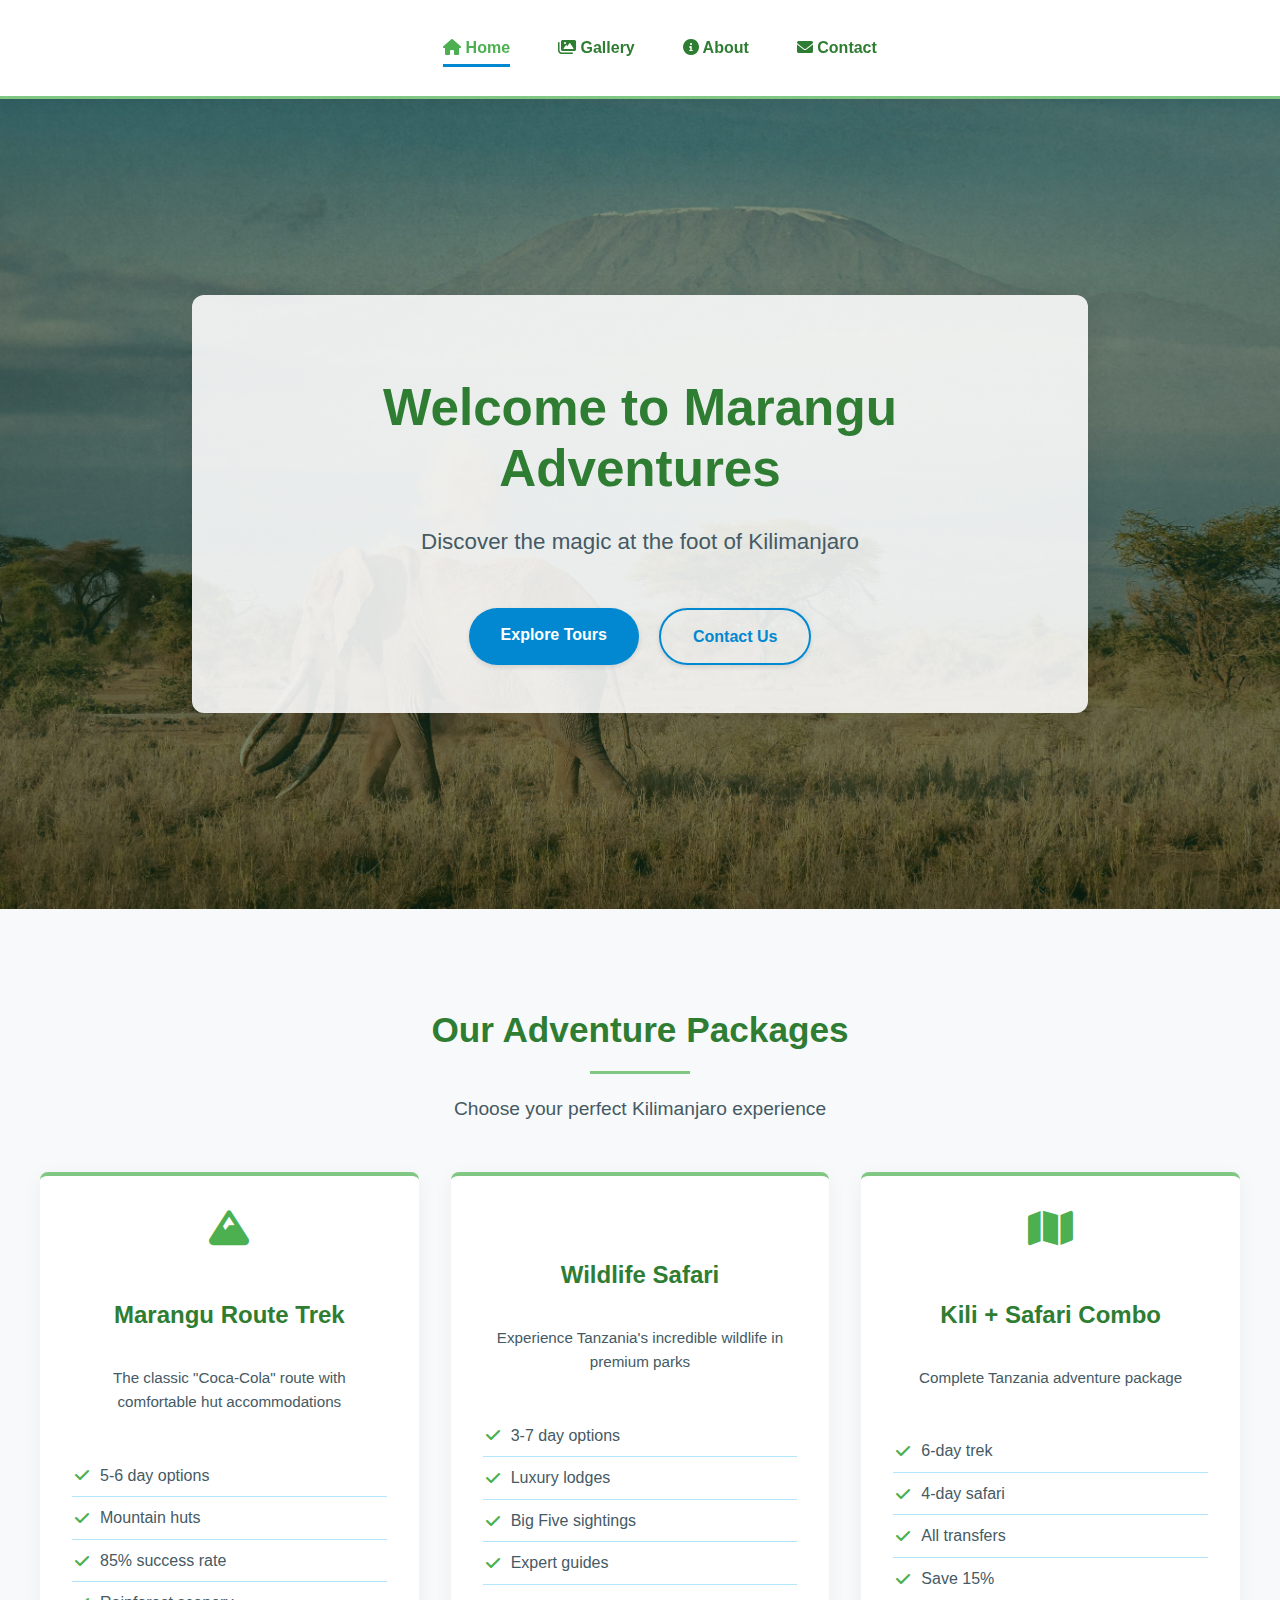
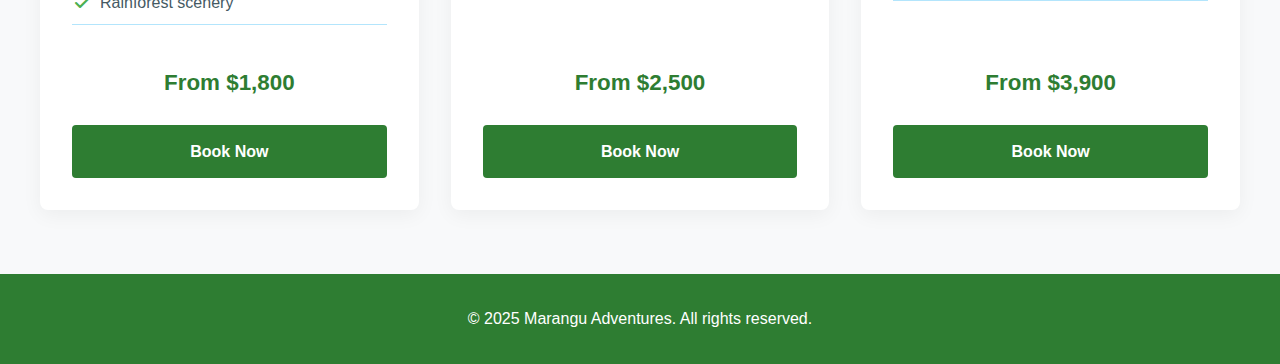
<file: Index.html>
<!DOCTYPE html>
<html lang="en">
<head>
    <meta charset="UTF-8">
    <meta name="viewport" content="width=device-width, initial-scale=1.0">
    <title>The Adventure of Marangu</title>
    <link rel="stylesheet" href="style.css">
    <link rel="stylesheet" href="https://cdnjs.cloudflare.com/ajax/libs/font-awesome/6.0.0-beta3/css/all.min.css">
    <link rel="icon" type="image/png" href="/img/favicon-96x96.png" sizes="96x96" />
</head>
<body>
    <header class="navbar">
        <nav>
            <ul class="nav-menu">
                <li class="nav-item"><a href="index.html" class="nav-link active"><i class="fas fa-home"></i> Home</a></li>
                <li class="nav-item"><a href="gallery.html" class="nav-link"><i class="fas fa-images"></i> Gallery</a></li>
                <li class="nav-item"><a href="about.html" class="nav-link"><i class="fas fa-info-circle"></i> About</a></li>
                <li class="nav-item"><a href="contact.html" class="nav-link"><i class="fas fa-envelope"></i> Contact</a></li>   
            </ul>    
        </nav> 
    </header>
    
    <main class="showcase">
        <div class="container">
            <h1>Welcome to Marangu Adventures</h1>
            <p class="tagline">Discover the magic at the foot of Kilimanjaro</p>
            <div class="cta-buttons">
                <a href="about.html" class="cta-button">Explore Tours</a>
                <a href="contact.html" class="cta-button secondary">Contact Us</a>
            </div>
        </div>
    </main>

    <section class="services">
        <div class="services-container">
            <h2 class="services-heading">Our Adventure Packages</h2>
            <p class="services-subtitle">Choose your perfect Kilimanjaro experience</p>
            
            <div class="services-grid">
                <article class="service-card">
                    <i class="fas fa-mountain service-icon"></i>
                    <h3>Marangu Route Trek</h3>
                    <p>The classic "Coca-Cola" route with comfortable hut accommodations</p>
                    <ul class="service-features">
                        <li><i class="fas fa-check"></i> 5-6 day options</li>
                        <li><i class="fas fa-check"></i> Mountain huts</li>
                        <li><i class="fas fa-check"></i> 85% success rate</li>
                        <li><i class="fas fa-check"></i> Rainforest scenery</li>
                    </ul>
                    <div class="service-price">From $1,800</div>
                    <a href="contact.html" class="service-btn">Book Now</a>
                </article>
                
                <article class="service-card">
                    <i class="fas fa-lion service-icon"></i>
                    <h3>Wildlife Safari</h3>
                    <p>Experience Tanzania's incredible wildlife in premium parks</p>
                    <ul class="service-features">
                        <li><i class="fas fa-check"></i> 3-7 day options</li>
                        <li><i class="fas fa-check"></i> Luxury lodges</li>
                        <li><i class="fas fa-check"></i> Big Five sightings</li>
                        <li><i class="fas fa-check"></i> Expert guides</li>
                    </ul>
                    <div class="service-price">From $2,500</div>
                    <a href="contact.html" class="service-btn">Book Now</a>
                </article>
                
                <article class="service-card">
                    <i class="fas fa-map service-icon"></i>
                    <h3>Kili + Safari Combo</h3>
                    <p>Complete Tanzania adventure package</p>
                    <ul class="service-features">
                        <li><i class="fas fa-check"></i> 6-day trek</li>
                        <li><i class="fas fa-check"></i> 4-day safari</li>
                        <li><i class="fas fa-check"></i> All transfers</li>
                        <li><i class="fas fa-check"></i> Save 15%</li>
                    </ul>
                    <div class="service-price">From $3,900</div>
                    <a href="contact.html" class="service-btn">Book Now</a>
                </article>
            </div>
        </div>
    </section>
   
    
    <footer class="footer">
        <p>&copy; 2025 Marangu Adventures. All rights reserved.</p>
    </footer>
</body>
</html>
</file>
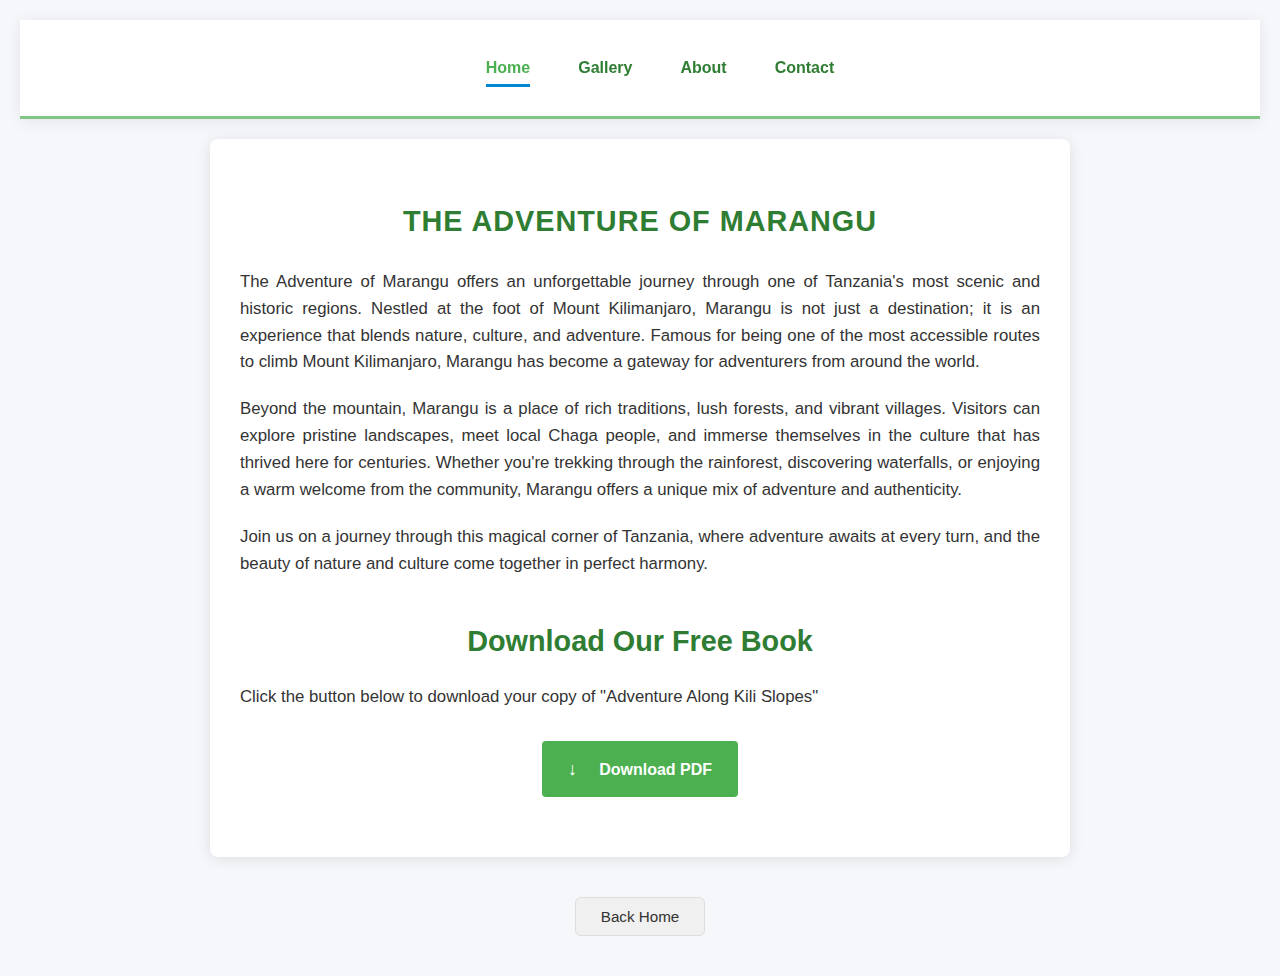
<file: About.html>
<!DOCTYPE html>
<html>
    <head>
        <title>About Us</title>
        <link rel="stylesheet" href="about.css">
        <link rel="icon" type="image/png" href="/img/favicon-96x96.png" sizes="96x96" />
    </head>
    <body>
        <header class="navbar">
            <nav>
                <ul class="nav-menu">
                    <li class="nav-item"><a href="index.html" class="nav-link active"><i class="fas fa-home"></i> Home</a></li>
                    <li class="nav-item"><a href="gallery.html" class="nav-link"><i class="fas fa-images"></i> Gallery</a></li>
                    <li class="nav-item"><a href="about.html" class="nav-link"><i class="fas fa-info-circle"></i> About</a></li>
                    <li class="nav-item"><a href="contact.html" class="nav-link"><i class="fas fa-envelope"></i> Contact</a></li>   
                </ul>    
            </nav> 
        </header>
      <article>
        <h3>THE ADVENTURE OF MARANGU</h3>
           <p>The Adventure of Marangu offers an unforgettable journey through one of Tanzania's most scenic and historic regions. Nestled at the foot of Mount Kilimanjaro, Marangu is not just a destination; it is an experience that blends nature, culture, and adventure. Famous for being one of the most accessible routes to climb Mount Kilimanjaro, Marangu has become a gateway for adventurers from around the world.</p>

           <p>Beyond the mountain, Marangu is a place of rich traditions, lush forests, and vibrant villages. Visitors can explore pristine landscapes, meet local Chaga people, and immerse themselves in the culture that has thrived here for centuries. Whether you're trekking through the rainforest, discovering waterfalls, or enjoying a warm welcome from the community, Marangu offers a unique mix of adventure and authenticity.</p>
           
           <p>Join us on a journey through this magical corner of Tanzania, where adventure awaits at every turn, and the beauty of nature and culture come together in perfect harmony.</p>
           
           <h1>Download Our Free Book</h1>
           <p>Click the button below to download your copy of "Adventure Along Kili Slopes"</p>
           
           <div class="download-container">
               <a href="adventure  along kili slopes.pdf" download="Adventure Along Kili Slopes.pdf" class="download-btn">
                   <span class="download-icon"></span> Download PDF
               </a>
           </div>
        </article>
        
        <div class="home-button-container">
           <button class="home-button">
               <a href="Index.html">Back Home</a>
           </button>
        </div>
    </body>
</html>
</file>
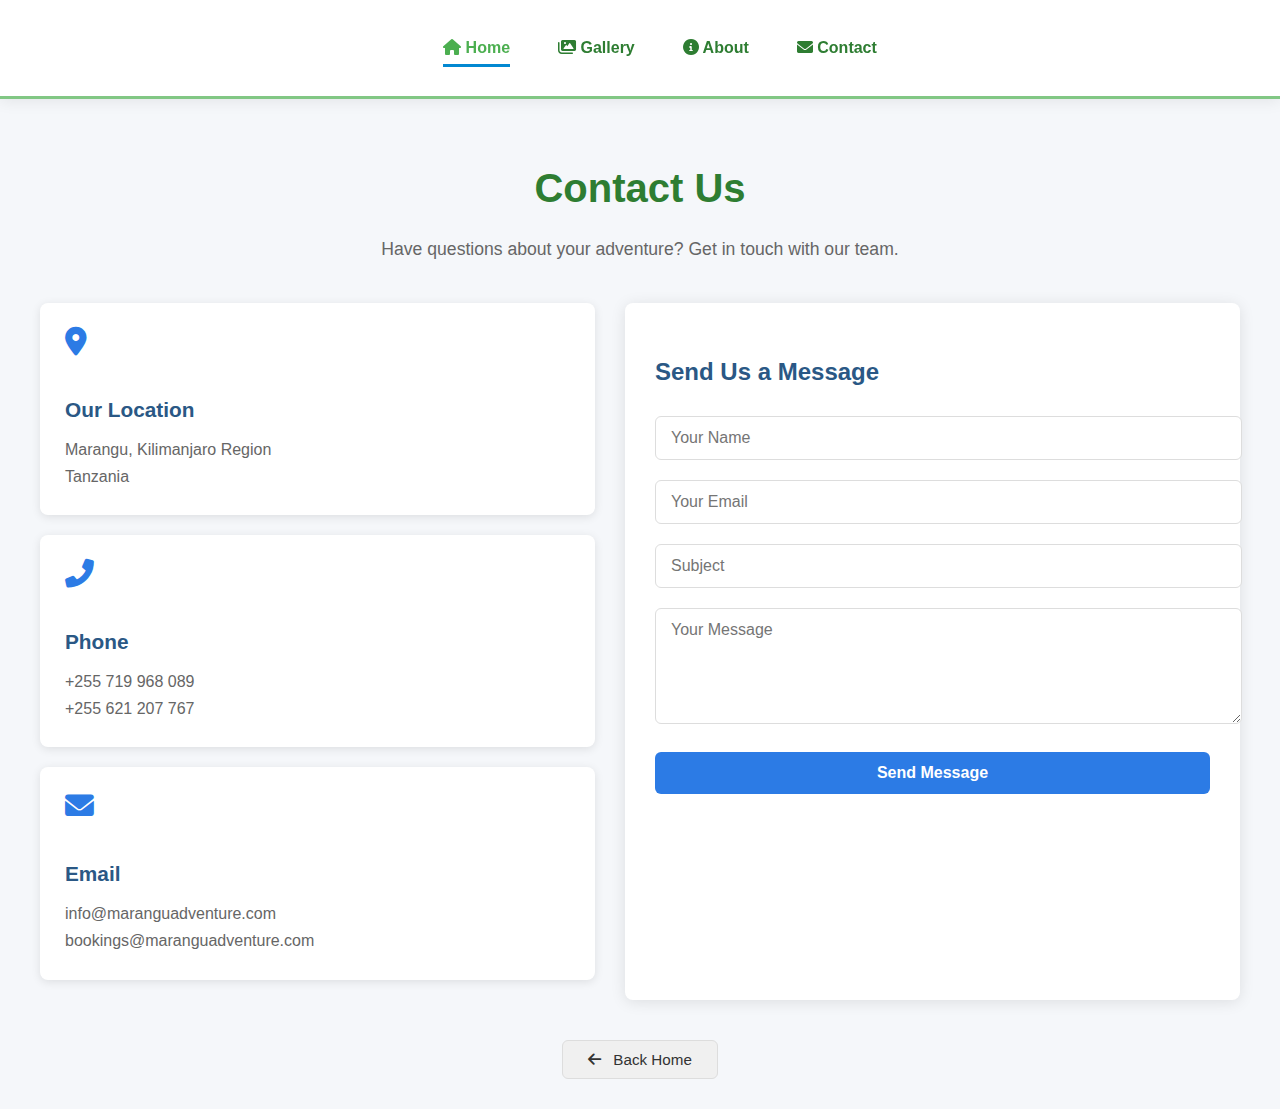
<file: Contact.html>
<!DOCTYPE html>
<html lang="en">
<head>
    <meta charset="UTF-8">
    <meta name="viewport" content="width=device-width, initial-scale=1.0">
    <title>Contact Us - Adventure of Marangu</title>
    <link rel="stylesheet" href="contact.css">
    <link rel="stylesheet" href="https://cdnjs.cloudflare.com/ajax/libs/font-awesome/6.0.0-beta3/css/all.min.css">
    <link rel="icon" type="image/png" href="/img/favicon-96x96.png" sizes="96x96" />
</head>
<body>
    <header class="navbar">
        <nav>
            <ul class="nav-menu">
                <li class="nav-item"><a href="index.html" class="nav-link active"><i class="fas fa-home"></i> Home</a></li>
                <li class="nav-item"><a href="gallery.html" class="nav-link"><i class="fas fa-images"></i> Gallery</a></li>
                <li class="nav-item"><a href="about.html" class="nav-link"><i class="fas fa-info-circle"></i> About</a></li>
                <li class="nav-item"><a href="contact.html" class="nav-link"><i class="fas fa-envelope"></i> Contact</a></li>   
            </ul>    
        </nav> 
    </header>
    
    <div class="contact-container">
        <header class="contact-header">
            <h1>Contact Us</h1>
            <p>Have questions about your adventure? Get in touch with our team.</p>
        </header>

        <div class="contact-content">
            <div class="contact-info">
                <div class="info-card">
                    <i class="fas fa-map-marker-alt"></i>
                    <h3>Our Location</h3>
                    <p>Marangu, Kilimanjaro Region<br>Tanzania</p>
                </div>

                <div class="info-card">
                    <i class="fas fa-phone-alt"></i>
                    <h3>Phone</h3>
                    <p>+255 719 968 089<br>+255 621 207 767</p>
                </div>

                <div class="info-card">
                    <i class="fas fa-envelope"></i>
                    <h3>Email</h3>
                    <p>info@maranguadventure.com<br>bookings@maranguadventure.com</p>
                </div>
            </div>

            <form class="contact-form">
                <h2>Send Us a Message</h2>
                <div class="form-group">
                    <input type="text" id="name" placeholder="Your Name" required>
                </div>
                <div class="form-group">
                    <input type="email" id="email" placeholder="Your Email" required>
                </div>
                <div class="form-group">
                    <input type="text" id="subject" placeholder="Subject">
                </div>
                <div class="form-group">
                    <textarea id="message" rows="5" placeholder="Your Message" required></textarea>
                </div>
                <button type="submit" class="submit-btn">Send Message</button>
            </form>
        </div>

        <div class="home-button-container">
            <button class="home-button">
                <a href="index.html"><i class="fas fa-arrow-left"></i> Back Home</a>
            </button>
        </div>
    </div>
</body>
</html>
</file>
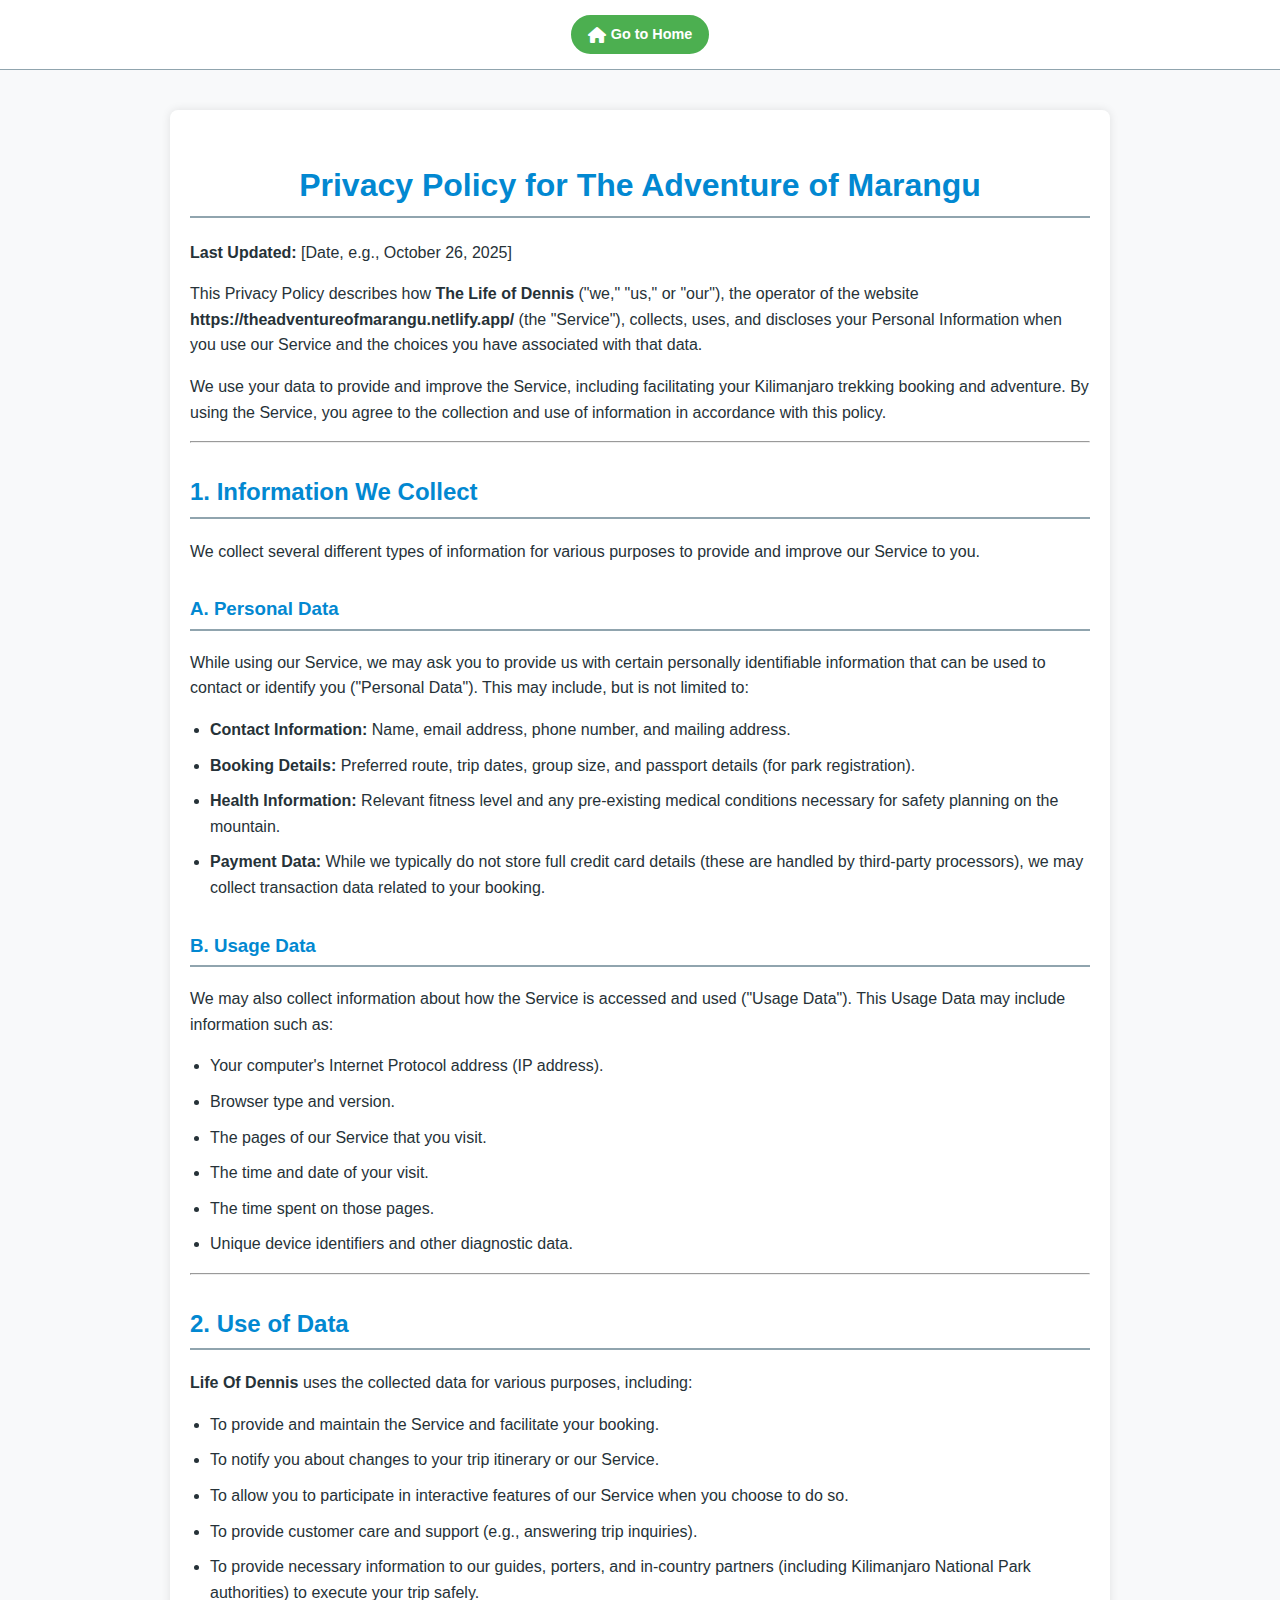
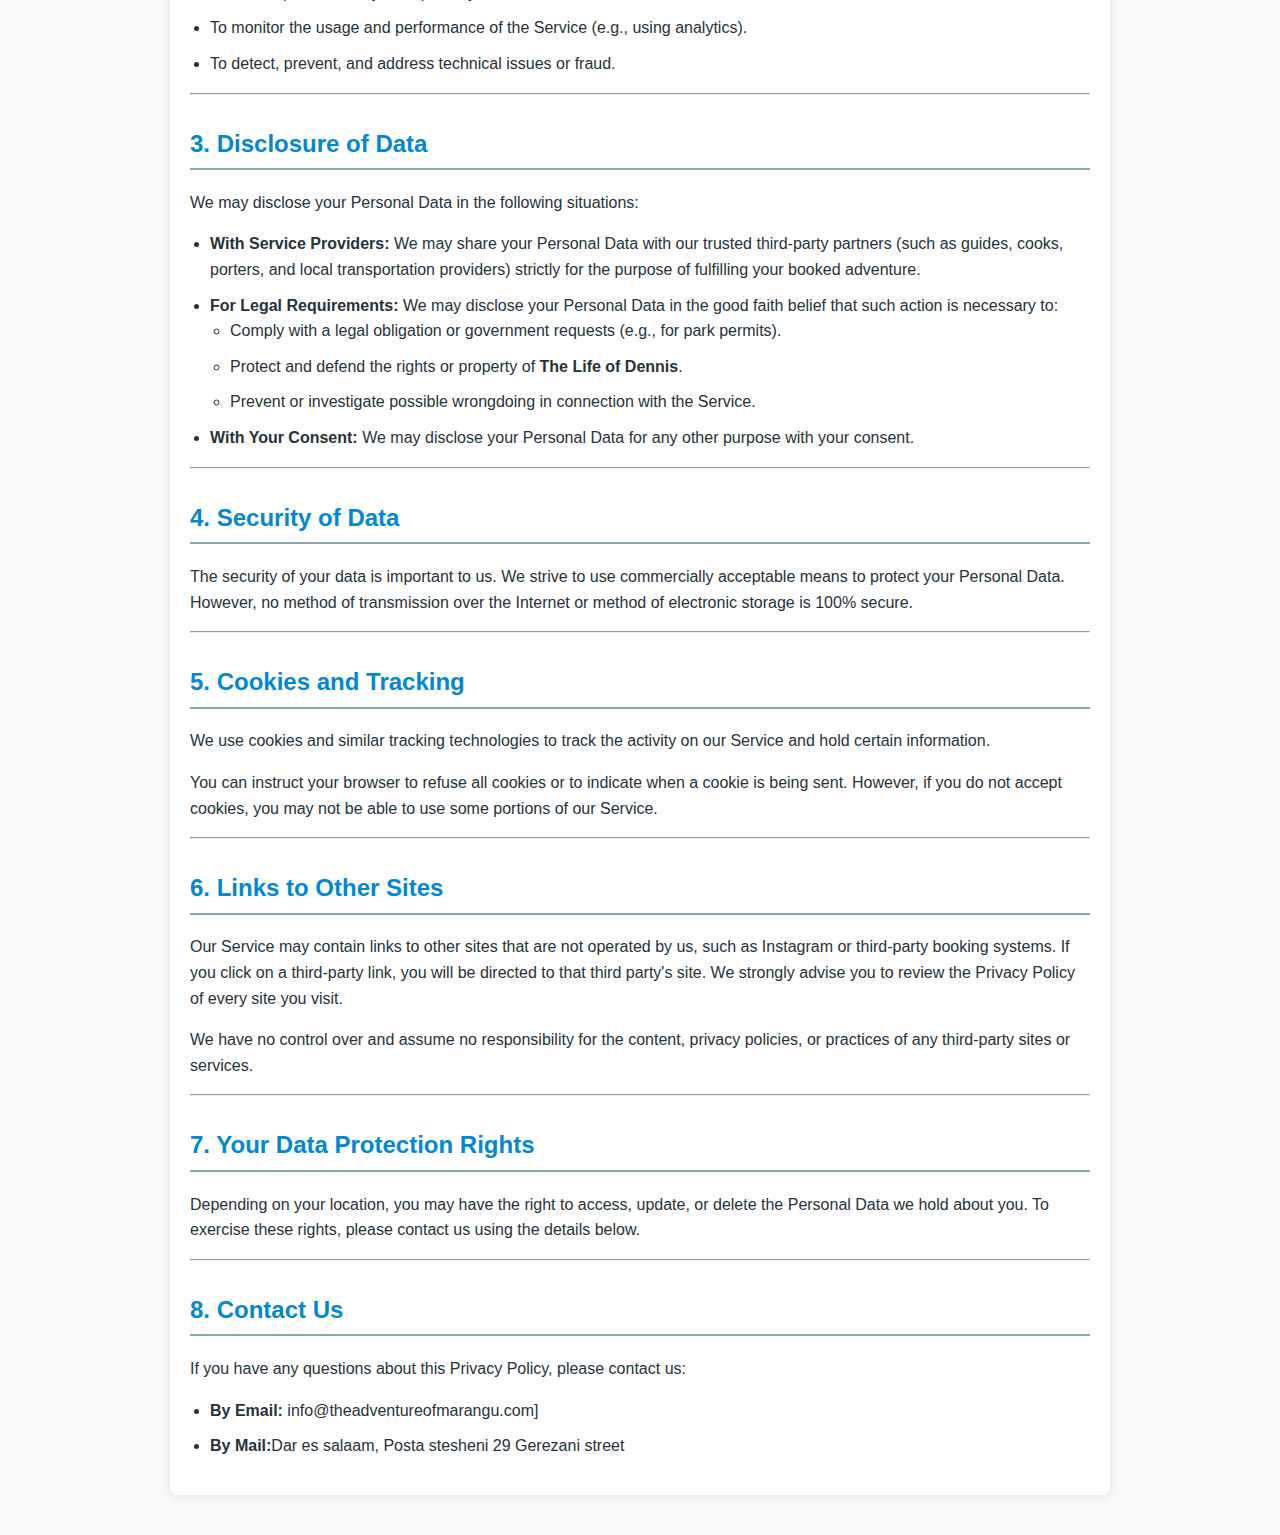
<file: privacy.html>
<!DOCTYPE html>
<html lang="en">
<head>
    <meta charset="UTF-8">
    <meta name="viewport" content="width=device-width, initial-scale=1.0">
    <title>Privacy Policy - The Adventure of Marangu</title>
    <link rel="stylesheet" href="https://cdnjs.cloudflare.com/ajax/libs/font-awesome/6.0.0-beta3/css/all.min.css">
    <link rel="icon" type="image/png" href="/img/favicon-96x96.png" sizes="96x96" />
    <style>
        /* CSS Variables defined here for convenience */
        :root {
            --white: #FFFFFF;
            --pure-white: #F8F9FA;
            --fresh-green: #4CAF50;      
            --leaf-green: #81C784;       
            --forest-dark: #2E7D32;      
            --sky-blue: #B3E5FC;         
            --ocean-blue: #0288D1;       
            --text-dark: #263238;        
            --text-medium: #455A64;
            --text-light: #90A4AE;
        }

        /* Basic styles for policy readability, using variables */
        body {
            font-family: Arial, sans-serif;
            line-height: 1.6;
            color: var(--text-dark); 
            margin: 0;
            padding: 0;
            background-color: var(--pure-white); 
        }
        .container {
            max-width: 900px;
            margin: 40px auto;
            padding: 20px;
            background-color: var(--white); 
            border-radius: 8px;
            box-shadow: 0 0 10px rgba(0, 0, 0, 0.1);
        }
        h1, h2, h3 {
            color: var(--ocean-blue); 
            border-bottom: 2px solid var(--text-light); 
            padding-bottom: 5px;
            margin-top: 30px;
        }
        h1 {
            text-align: center;
        }
        ul {
            padding-left: 20px;
        }
        li {
            margin-bottom: 10px;
        }
        strong {
            font-weight: bold;
        }

        /* --- Custom Navigation Bar and Button Styles (Adjusted for single button) --- */
        .nav-bar {
            text-align: center;
            padding: 15px 0; 
            background-color: var(--white);
            border-bottom: 1px solid var(--text-light);
            margin-bottom: 20px;
        }
        .nav-button {
            display: inline-flex;
            align-items: center;
            text-decoration: none;
            
            /* Smaller Size Customizations */
            padding: 6px 15px;
            font-size: 0.9rem;
            
            margin: 0 8px;
            border-radius: 20px;
            font-weight: 600;
            transition: all 0.3s ease;
            
            /* Custom Colors */
            background-color: var(--fresh-green);
            color: var(--white);
            border: 2px solid var(--fresh-green);
        }
        .nav-button:hover {
            background-color: var(--forest-dark);
            border-color: var(--forest-dark);
            color: var(--pure-white);
            transform: translateY(-2px);
            box-shadow: 0 4px 6px rgba(0, 0, 0, 0.1);
        }
        .nav-button i {
            margin-right: 5px;
            font-size: 1rem;
        }
    </style>
</head>
<body>
    
    <nav class="nav-bar">
        <a href="index.html" class="nav-button">
            <i class="fas fa-home"></i> Go to Home
        </a>
    </nav>
    <div class="container">
        <header>
            <h1>Privacy Policy for The Adventure of Marangu</h1>
            <p><strong>Last Updated:</strong> [Date, e.g., October 26, 2025]</p>
            <p>
                This Privacy Policy describes how <strong>The Life of Dennis</strong> ("we," "us," or "our"), the operator of the website 
                <strong>https://theadventureofmarangu.netlify.app/</strong> (the "Service"), collects, uses, and discloses your Personal 
                Information when you use our Service and the choices you have associated with that data.
            </p>
            <p>
                We use your data to provide and improve the Service, including facilitating your Kilimanjaro trekking booking and adventure. 
                By using the Service, you agree to the collection and use of information in accordance with this policy.
            </p>
        </header>
        
        <hr>

        <section id="information-collected">
            <h2>1. Information We Collect</h2>
            <p>We collect several different types of information for various purposes to provide and improve our Service to you.</p>

            <h3>A. Personal Data</h3>
            <p>While using our Service, we may ask you to provide us with certain personally identifiable information that can be used to contact or identify you ("Personal Data"). This may include, but is not limited to:</p>
            <ul>
                <li><strong>Contact Information:</strong> Name, email address, phone number, and mailing address.</li>
                <li><strong>Booking Details:</strong> Preferred route, trip dates, group size, and passport details (for park registration).</li>
                <li><strong>Health Information:</strong> Relevant fitness level and any pre-existing medical conditions necessary for safety planning on the mountain.</li>
                <li><strong>Payment Data:</strong> While we typically do not store full credit card details (these are handled by third-party processors), we may collect transaction data related to your booking.</li>
            </ul>

            <h3>B. Usage Data</h3>
            <p>We may also collect information about how the Service is accessed and used ("Usage Data"). This Usage Data may include information such as:</p>
            <ul>
                <li>Your computer's Internet Protocol address (IP address).</li>
                <li>Browser type and version.</li>
                <li>The pages of our Service that you visit.</li>
                <li>The time and date of your visit.</li>
                <li>The time spent on those pages.</li>
                <li>Unique device identifiers and other diagnostic data.</li>
            </ul>
        </section>

        <hr>

        <section id="use-of-data">
            <h2>2. Use of Data</h2>
            <p><strong>Life Of Dennis</strong> uses the collected data for various purposes, including:</p>
            <ul>
                <li>To provide and maintain the Service and facilitate your booking.</li>
                <li>To notify you about changes to your trip itinerary or our Service.</li>
                <li>To allow you to participate in interactive features of our Service when you choose to do so.</li>
                <li>To provide customer care and support (e.g., answering trip inquiries).</li>
                <li>To provide necessary information to our guides, porters, and in-country partners (including Kilimanjaro National Park authorities) to execute your trip safely.</li>
                <li>To monitor the usage and performance of the Service (e.g., using analytics).</li>
                <li>To detect, prevent, and address technical issues or fraud.</li>
            </ul>
        </section>

        <hr>

        <section id="disclosure-of-data">
            <h2>3. Disclosure of Data</h2>
            <p>We may disclose your Personal Data in the following situations:</p>
            <ul>
                <li><strong>With Service Providers:</strong> We may share your Personal Data with our trusted third-party partners (such as guides, cooks, porters, and local transportation providers) strictly for the purpose of fulfilling your booked adventure.</li>
                <li><strong>For Legal Requirements:</strong> We may disclose your Personal Data in the good faith belief that such action is necessary to:
                    <ul>
                        <li>Comply with a legal obligation or government requests (e.g., for park permits).</li>
                        <li>Protect and defend the rights or property of <strong>The Life of Dennis</strong>.</li>
                        <li>Prevent or investigate possible wrongdoing in connection with the Service.</li>
                    </ul>
                </li>
                <li><strong>With Your Consent:</strong> We may disclose your Personal Data for any other purpose with your consent.</li>
            </ul>
        </section>

        <hr>

        <section id="security-of-data">
            <h2>4. Security of Data</h2>
            <p>The security of your data is important to us. We strive to use commercially acceptable means to protect your Personal Data. However, no method of transmission over the Internet or method of electronic storage is 100% secure.</p>
        </section>

        <hr>

        <section id="cookies-tracking">
            <h2>5. Cookies and Tracking</h2>
            <p>We use cookies and similar tracking technologies to track the activity on our Service and hold certain information.</p>
            <p>You can instruct your browser to refuse all cookies or to indicate when a cookie is being sent. However, if you do not accept cookies, you may not be able to use some portions of our Service.</p>
        </section>

        <hr>

        <section id="links-other-sites">
            <h2>6. Links to Other Sites</h2>
            <p>Our Service may contain links to other sites that are not operated by us, such as Instagram or third-party booking systems. If you click on a third-party link, you will be directed to that third party's site. We strongly advise you to review the Privacy Policy of every site you visit.</p>
            <p>We have no control over and assume no responsibility for the content, privacy policies, or practices of any third-party sites or services.</p>
        </section>

        <hr>

        <section id="rights">
            <h2>7. Your Data Protection Rights</h2>
            <p>Depending on your location, you may have the right to access, update, or delete the Personal Data we hold about you. To exercise these rights, please contact us using the details below.</p>
        </section>

        <hr>

        <section id="contact-us">
            <h2>8. Contact Us</h2>
            <p>If you have any questions about this Privacy Policy, please contact us:</p>
            <ul>
                <li><strong>By Email:</strong> info@theadventureofmarangu.com]</li>
                <li><strong>By Mail:</strong>Dar es salaam, Posta stesheni 29 Gerezani street</li>
            </ul>
        </section>
    </div>

</body>
</html>
</file>
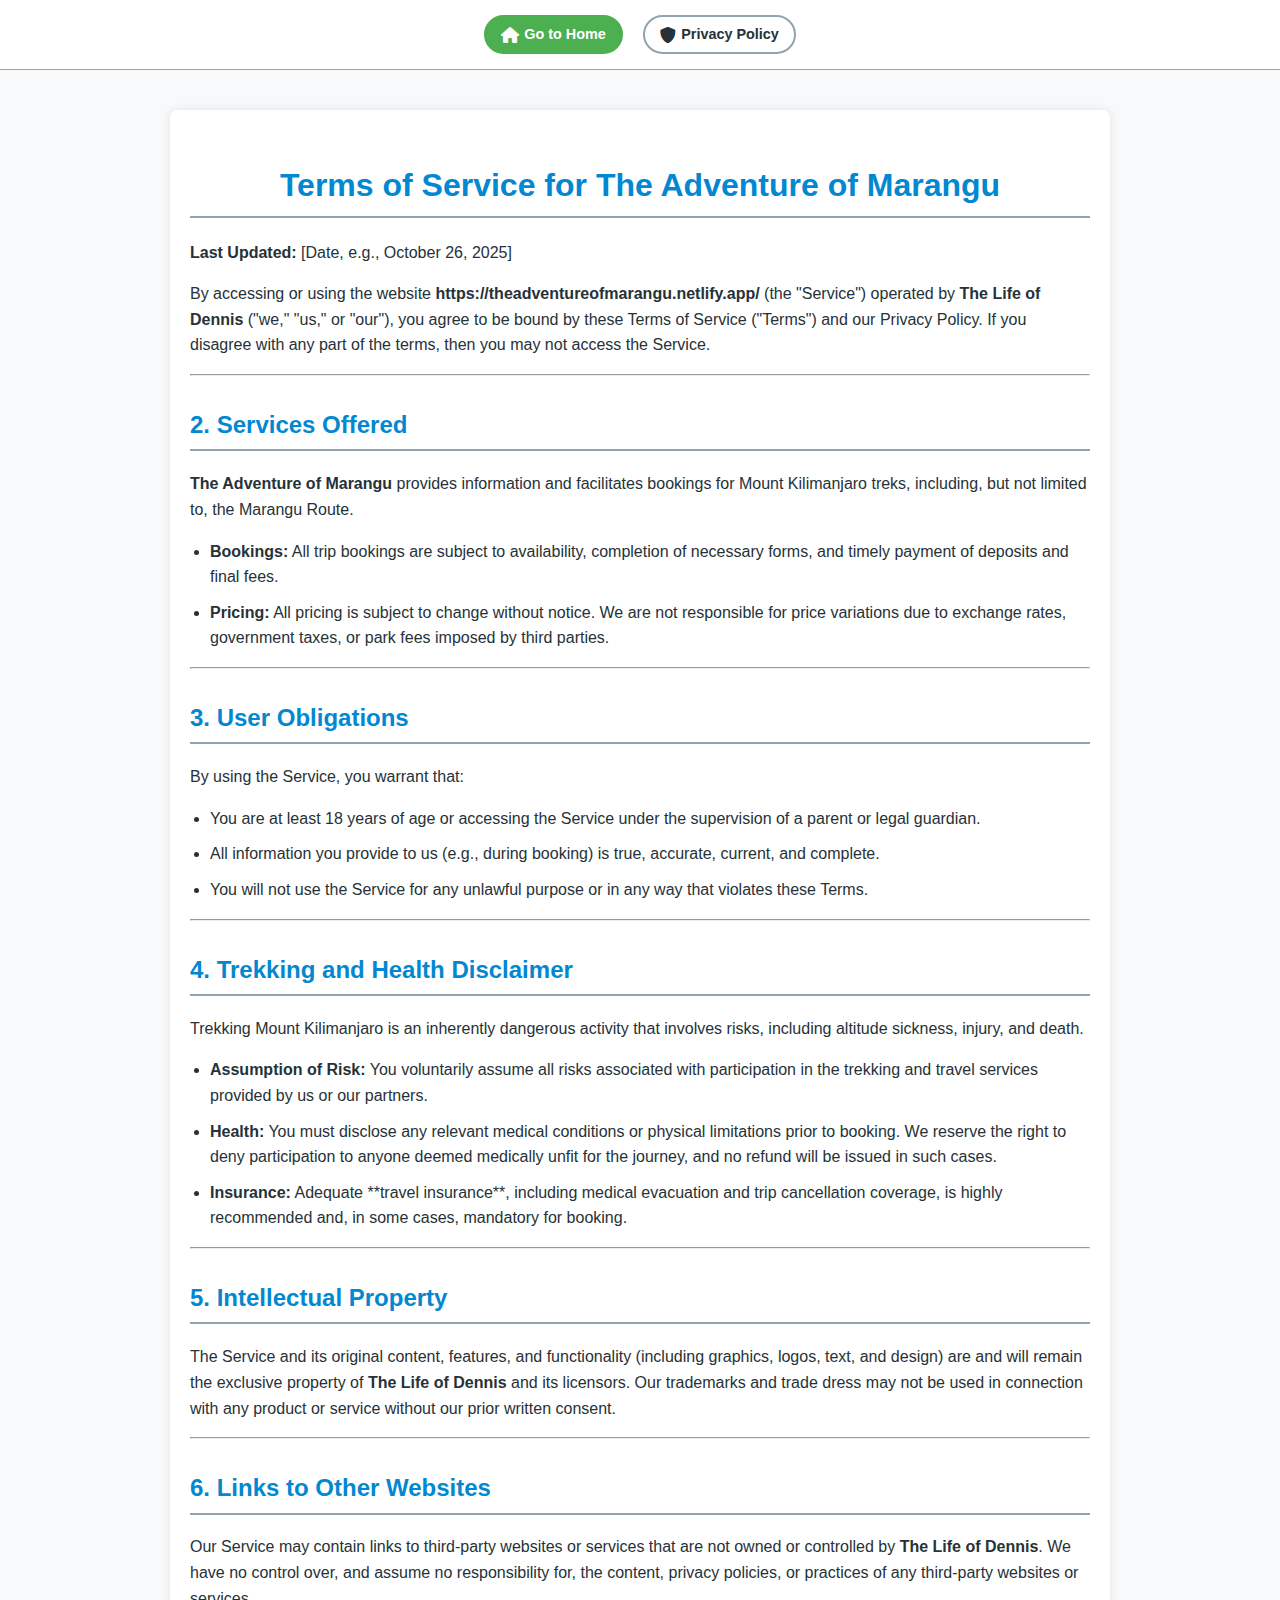
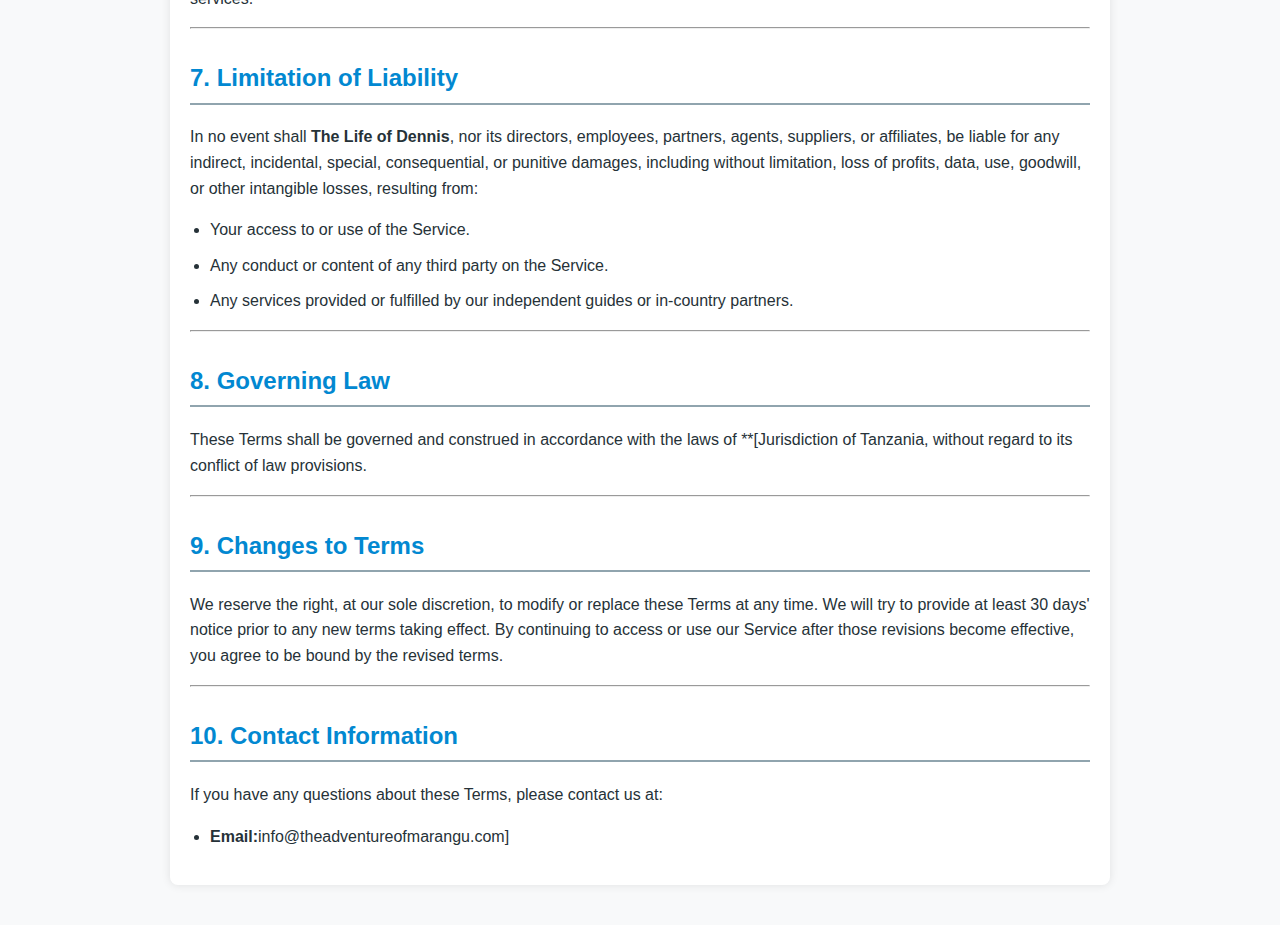
<file: terms.html>
<!DOCTYPE html>
<html lang="en">
<head>
    <meta charset="UTF-8">
    <meta name="viewport" content="width=device-width, initial-scale=1.0">
    <title>Terms of Service - The Adventure of Marangu</title>
    <link rel="stylesheet" href="https://cdnjs.cloudflare.com/ajax/libs/font-awesome/6.0.0-beta3/css/all.min.css">
    <link rel="icon" type="image/png" href="/img/favicon-96x96.png" sizes="96x96" />
    <style>
        /* CSS Variables defined here for convenience */
        :root {
            --white: #FFFFFF;
            --pure-white: #F8F9FA;
            --fresh-green: #4CAF50;      
            --leaf-green: #81C784;       
            --forest-dark: #2E7D32;      
            --sky-blue: #B3E5FC;         
            --ocean-blue: #0288D1;       
            --text-dark: #263238;        
            --text-medium: #455A64;
            --text-light: #90A4AE;
        }

        /* Basic styles for policy readability, using variables */
        body {
            font-family: Arial, sans-serif;
            line-height: 1.6;
            color: var(--text-dark); 
            margin: 0;
            padding: 0;
            background-color: var(--pure-white); 
        }
        .container {
            max-width: 900px;
            margin: 40px auto;
            padding: 20px;
            background-color: var(--white); 
            border-radius: 8px;
            box-shadow: 0 0 10px rgba(0, 0, 0, 0.1);
        }
        h1, h2, h3 {
            color: var(--ocean-blue); 
            border-bottom: 2px solid var(--text-light); 
            padding-bottom: 5px;
            margin-top: 30px;
        }
        h1 {
            text-align: center;
        }
        ul {
            padding-left: 20px;
        }
        li {
            margin-bottom: 10px;
        }
        strong {
            font-weight: bold;
        }

        /* --- Custom Navigation Bar and Button Styles --- */
        .nav-bar {
            text-align: center;
            padding: 15px 0; 
            background-color: var(--white);
            border-bottom: 1px solid var(--text-light);
            margin-bottom: 20px;
        }
        .nav-button {
            display: inline-flex;
            align-items: center;
            text-decoration: none;
            padding: 6px 15px;
            font-size: 0.9rem;
            margin: 0 8px;
            border-radius: 20px;
            font-weight: 600;
            transition: all 0.3s ease;
            background-color: var(--fresh-green);
            color: var(--white);
            border: 2px solid var(--fresh-green);
        }
        .nav-button:hover {
            background-color: var(--forest-dark);
            border-color: var(--forest-dark);
            color: var(--pure-white);
            transform: translateY(-2px);
            box-shadow: 0 4px 6px rgba(0, 0, 0, 0.1);
        }
        .nav-button i {
            margin-right: 5px;
            font-size: 1rem;
        }
        /* Style for the Privacy Policy link button */
        .nav-button.secondary {
            background-color: transparent;
            color: var(--text-dark);
            border-color: var(--text-light);
        }
        .nav-button.secondary:hover {
            background-color: var(--sky-blue);
            color: var(--ocean-blue);
            border-color: var(--ocean-blue);
            transform: translateY(-2px);
        }
    </style>
</head>
<body>
    
    <nav class="nav-bar">
        <a href="index.html" class="nav-button">
            <i class="fas fa-home"></i> Go to Home
        </a>
        <a href="privacy.html" class="nav-button secondary">
            <i class="fas fa-shield-alt"></i> Privacy Policy
        </a>
    </nav>
    <div class="container">
        <header>
            <h1>Terms of Service for The Adventure of Marangu</h1>
            <p><strong>Last Updated:</strong> [Date, e.g., October 26, 2025]</p>
            <p>
                By accessing or using the website <strong>https://theadventureofmarangu.netlify.app/</strong> (the "Service") 
                operated by <strong>The Life of Dennis</strong> ("we," "us," or "our"), you agree to be bound by these Terms of Service ("Terms") 
                and our Privacy Policy. If you disagree with any part of the terms, then you may not access the Service.
            </p>
        </header>
        
        <hr>

        <section id="services">
            <h2>2. Services Offered</h2>
            <p><strong>The Adventure of Marangu</strong> provides information and facilitates bookings for Mount Kilimanjaro treks, including, but not limited to, the Marangu Route.</p>
            <ul>
                <li><strong>Bookings:</strong> All trip bookings are subject to availability, completion of necessary forms, and timely payment of deposits and final fees.</li>
                <li><strong>Pricing:</strong> All pricing is subject to change without notice. We are not responsible for price variations due to exchange rates, government taxes, or park fees imposed by third parties.</li>
            </ul>
        </section>

        <hr>

        <section id="user-obligations">
            <h2>3. User Obligations</h2>
            <p>By using the Service, you warrant that:</p>
            <ul>
                <li>You are at least 18 years of age or accessing the Service under the supervision of a parent or legal guardian.</li>
                <li>All information you provide to us (e.g., during booking) is true, accurate, current, and complete.</li>
                <li>You will not use the Service for any unlawful purpose or in any way that violates these Terms.</li>
            </ul>
        </section>

        <hr>

        <section id="disclaimer">
            <h2>4. Trekking and Health Disclaimer</h2>
            <p>Trekking Mount Kilimanjaro is an inherently dangerous activity that involves risks, including altitude sickness, injury, and death.</p>
            <ul>
                <li><strong>Assumption of Risk:</strong> You voluntarily assume all risks associated with participation in the trekking and travel services provided by us or our partners.</li>
                <li><strong>Health:</strong> You must disclose any relevant medical conditions or physical limitations prior to booking. We reserve the right to deny participation to anyone deemed medically unfit for the journey, and no refund will be issued in such cases.</li>
                <li><strong>Insurance:</strong> Adequate **travel insurance**, including medical evacuation and trip cancellation coverage, is highly recommended and, in some cases, mandatory for booking.</li>
            </ul>
        </section>

        <hr>

        <section id="ip">
            <h2>5. Intellectual Property</h2>
            <p>The Service and its original content, features, and functionality (including graphics, logos, text, and design) are and will remain the exclusive property of <strong>The Life of Dennis</strong> and its licensors. Our trademarks and trade dress may not be used in connection with any product or service without our prior written consent.</p>
        </section>

        <hr>

        <section id="links">
            <h2>6. Links to Other Websites</h2>
            <p>Our Service may contain links to third-party websites or services that are not owned or controlled by <strong>The Life of Dennis</strong>. We have no control over, and assume no responsibility for, the content, privacy policies, or practices of any third-party websites or services.</p>
        </section>

        <hr>

        <section id="liability">
            <h2>7. Limitation of Liability</h2>
            <p>In no event shall <strong>The Life of Dennis</strong>, nor its directors, employees, partners, agents, suppliers, or affiliates, be liable for any indirect, incidental, special, consequential, or punitive damages, including without limitation, loss of profits, data, use, goodwill, or other intangible losses, resulting from:</p>
            <ul>
                <li>Your access to or use of the Service.</li>
                <li>Any conduct or content of any third party on the Service.</li>
                <li>Any services provided or fulfilled by our independent guides or in-country partners.</li>
            </ul>
        </section>

        <hr>

        <section id="governing-law">
            <h2>8. Governing Law</h2>
            <p>These Terms shall be governed and construed in accordance with the laws of **[Jurisdiction of Tanzania, without regard to its conflict of law provisions.</p>
        </section>

        <hr>

        <section id="changes">
            <h2>9. Changes to Terms</h2>
            <p>We reserve the right, at our sole discretion, to modify or replace these Terms at any time. We will try to provide at least 30 days' notice prior to any new terms taking effect. By continuing to access or use our Service after those revisions become effective, you agree to be bound by the revised terms.</p>
        </section>

        <hr>

        <section id="contact-info">
            <h2>10. Contact Information</h2>
            <p>If you have any questions about these Terms, please contact us at:</p>
            <ul>
                <li><strong>Email:</strong>info@theadventureofmarangu.com]</li>
            </ul>
        </section>
    </div>

</body>
</html>
</file>
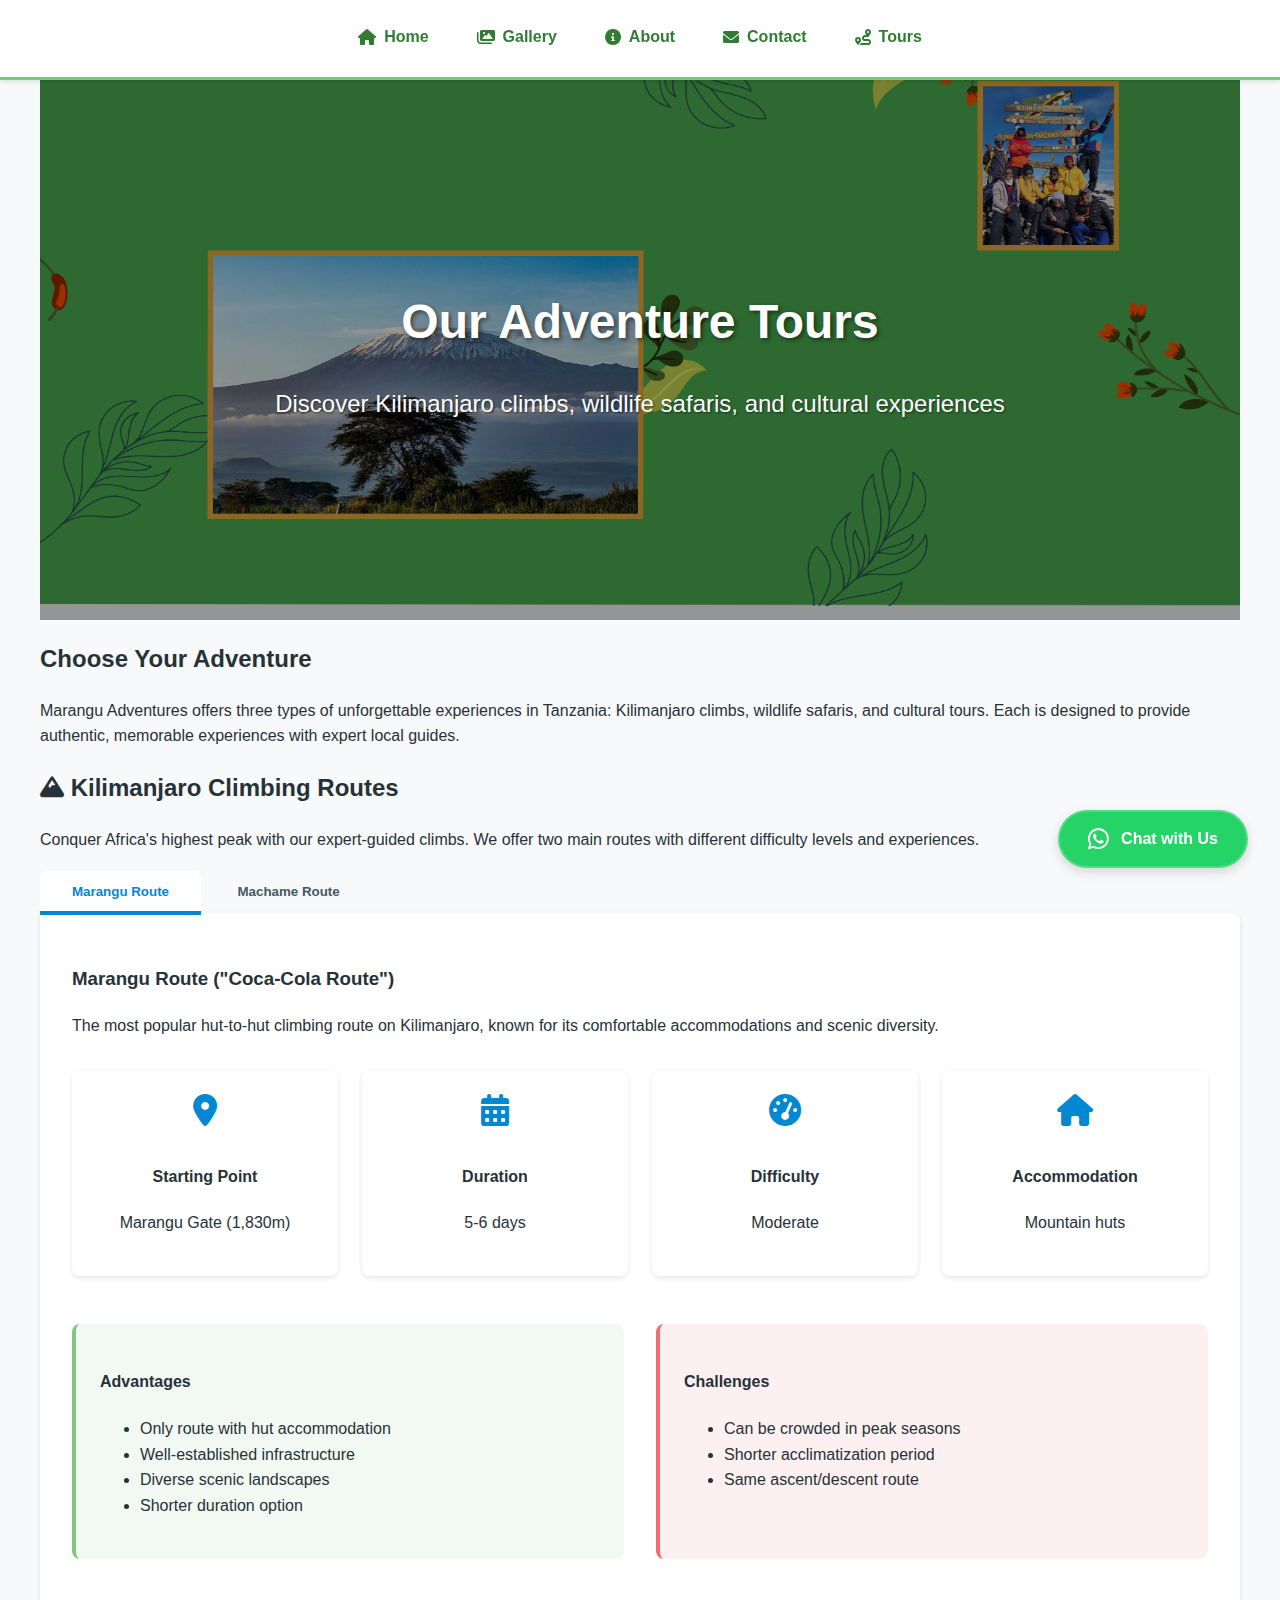
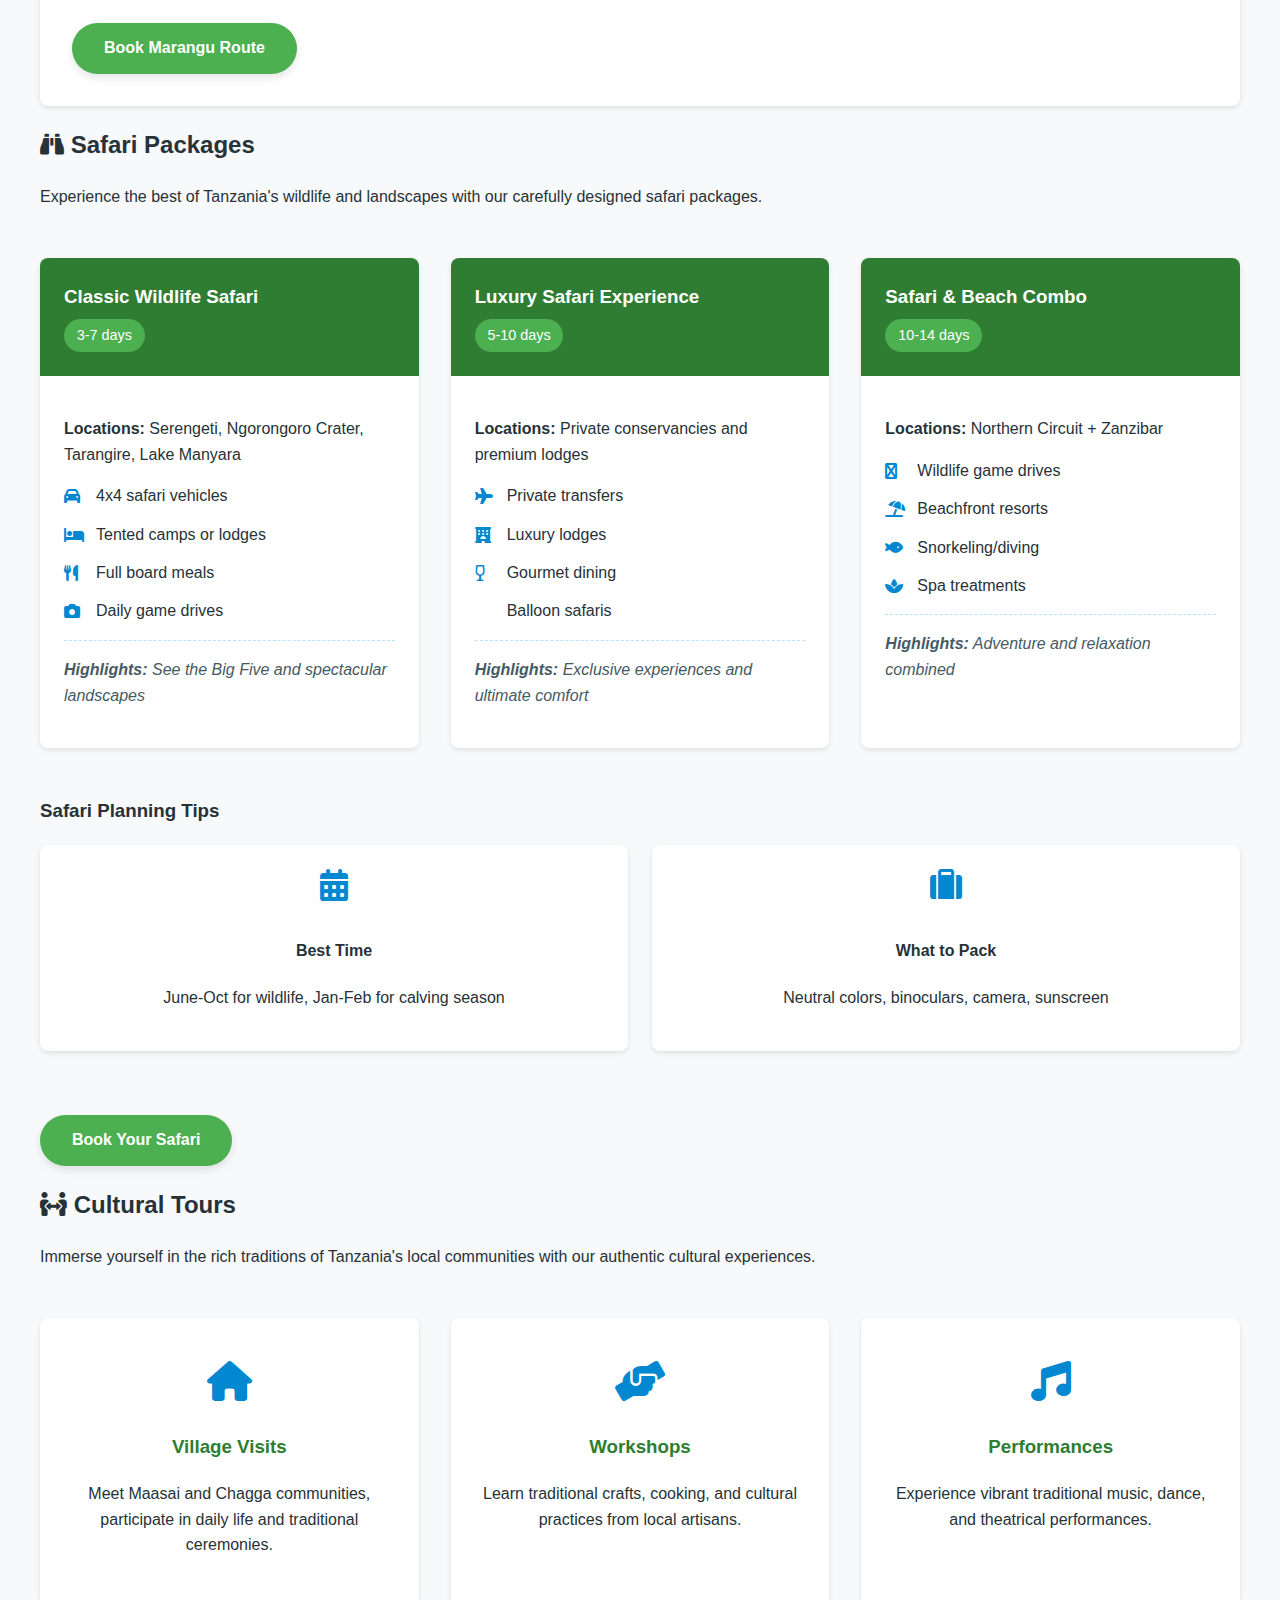
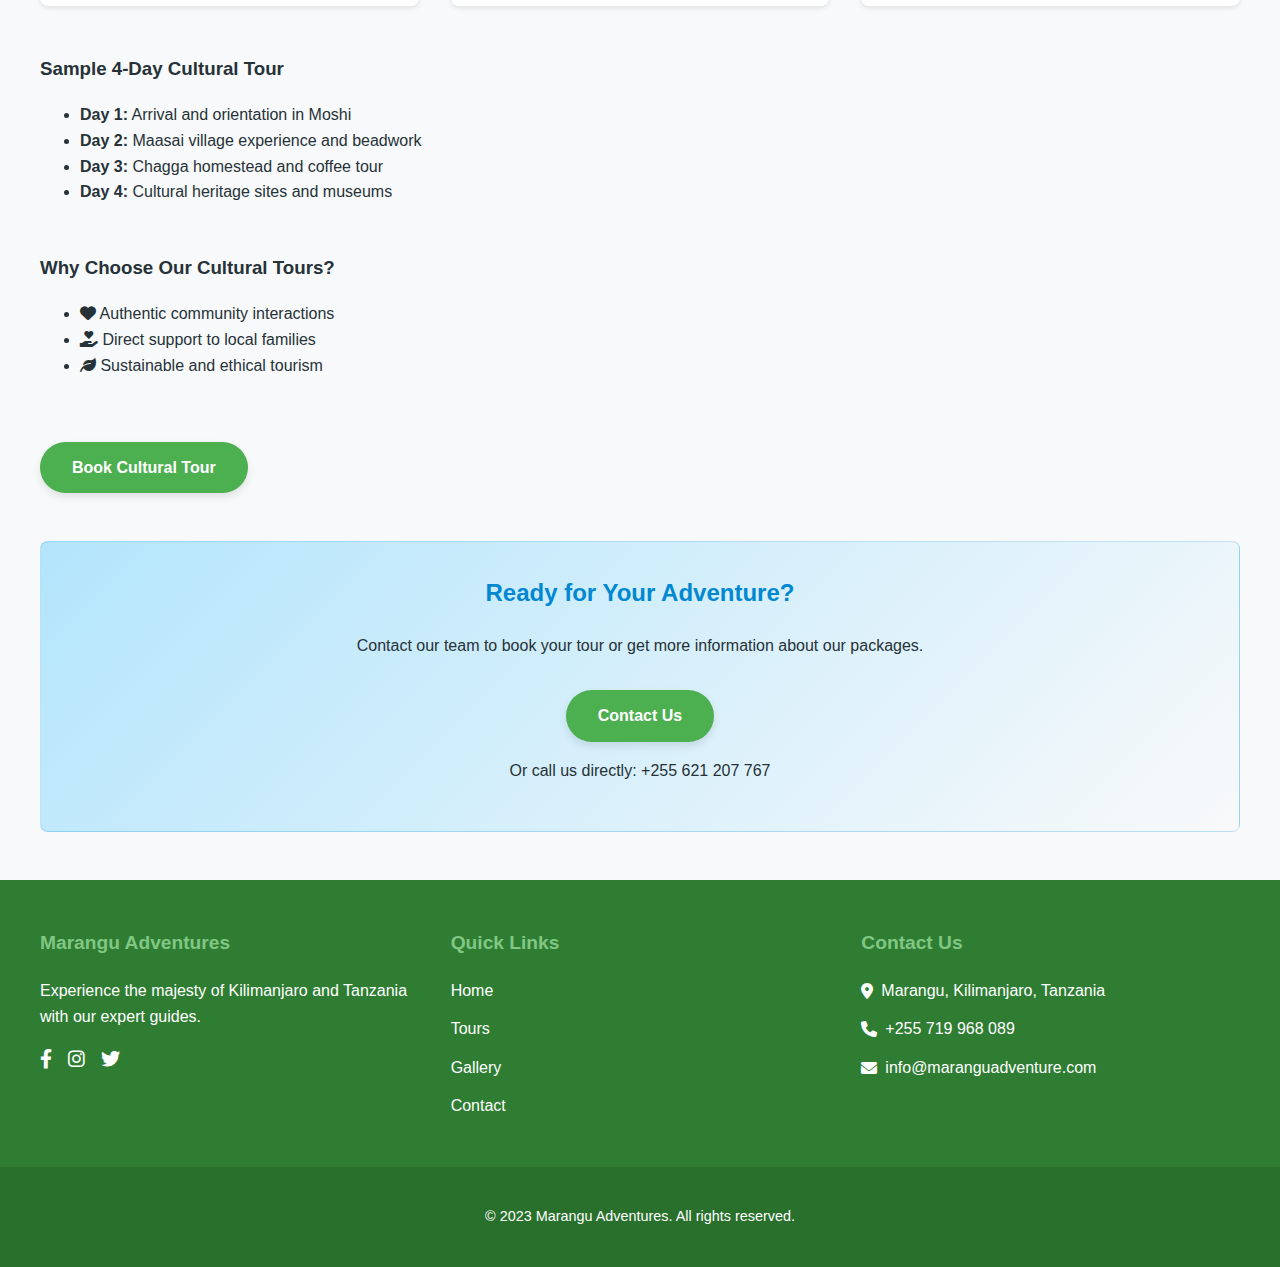
<file: tours.html>
<!DOCTYPE html>
<html lang="en">
<head>
    <meta charset="UTF-8">
    <meta name="viewport" content="width=device-width, initial-scale=1.0">
    <title>Tours - Kilimanjaro Treks & Safaris | Marangu Adventures</title>
    <meta name="description" content="Explore our range of Kilimanjaro climbing routes, Tanzania safari packages, and cultural tours. Choose your perfect adventure with expert guides.">
    <link rel="stylesheet" href="tours.css">
    <link rel="icon" type="image/png" href="/img/favicon-96x96.png" sizes="96x96" />
    <link rel="stylesheet" href="Tours/General.css">
    <link rel="stylesheet" href="https://cdnjs.cloudflare.com/ajax/libs/font-awesome/6.0.0/css/all.min.css">
</head>
<body>
    <header class="navbar">
        <nav>
            <ul class="nav-menu">
                <li class="nav-item"><a href="Index.html" class="nav-link"><i class="fas fa-home"></i> Home</a></li>
                <li class="nav-item"><a href="Gallery.html" class="nav-link"><i class="fas fa-images"></i> Gallery</a></li>
                <li class="nav-item"><a href="About.html" class="nav-link"><i class="fas fa-info-circle"></i> About</a></li>
                <li class="nav-item"><a href="Contact.html" class="nav-link"><i class="fas fa-envelope"></i> Contact</a></li>   
                <li class="nav-item"><a href="tours.html" class="nav-link"><i class="fas fa-route"></i> Tours</a></li>
            </ul>    
        </nav> 
    </header>

    <main>
        <section class="hero-banner">
            <div class="banner-overlay">
                <div class="banner-content">
                    <h1>Our Adventure Tours</h1>
                    <p>Discover Kilimanjaro climbs, wildlife safaris, and cultural experiences</p>
                </div>
            </div>
            <img src="img/banner2.png" alt="Kilimanjaro and wildlife adventure tours" class="responsive-img">
        </section>

        <section class="tours-intro">
            <h2>Choose Your Adventure</h2>
            <p>Marangu Adventures offers three types of unforgettable experiences in Tanzania: Kilimanjaro climbs, wildlife safaris, and cultural tours. Each is designed to provide authentic, memorable experiences with expert local guides.</p>
        </section>

        <!-- Kilimanjaro Routes Section -->
        <section class="tour-category">
            <h2><i class="fas fa-mountain"></i> Kilimanjaro Climbing Routes</h2>
            <p>Conquer Africa's highest peak with our expert-guided climbs. We offer two main routes with different difficulty levels and experiences.</p>

            <div class="route-tabs">
                <button class="tab-button active" onclick="openRouteTab('marangu')">Marangu Route</button>
                <button class="tab-button" onclick="openRouteTab('machame')">Machame Route</button>
            </div>

            <!-- Marangu Route Tab -->
            <div id="marangu" class="route-tab-content" style="display:block;">
                <h3>Marangu Route ("Coca-Cola Route")</h3>
                <p>The most popular hut-to-hut climbing route on Kilimanjaro, known for its comfortable accommodations and scenic diversity.</p>
                
                <div class="route-highlights">
                    <div class="highlight-item">
                        <i class="fas fa-map-marker-alt"></i>
                        <h4>Starting Point</h4>
                        <p>Marangu Gate (1,830m)</p>
                    </div>
                    <div class="highlight-item">
                        <i class="fas fa-calendar-alt"></i>
                        <h4>Duration</h4>
                        <p>5-6 days</p>
                    </div>
                    <div class="highlight-item">
                        <i class="fas fa-tachometer-alt"></i>
                        <h4>Difficulty</h4>
                        <p>Moderate</p>
                    </div>
                    <div class="highlight-item">
                        <i class="fas fa-home"></i>
                        <h4>Accommodation</h4>
                        <p>Mountain huts</p>
                    </div>
                </div>

                <div class="pros-cons">
                    <div class="pros">
                        <h4>Advantages</h4>
                        <ul>
                            <li>Only route with hut accommodation</li>
                            <li>Well-established infrastructure</li>
                            <li>Diverse scenic landscapes</li>
                            <li>Shorter duration option</li>
                        </ul>
                    </div>
                    <div class="cons">
                        <h4>Challenges</h4>
                        <ul>
                            <li>Can be crowded in peak seasons</li>
                            <li>Shorter acclimatization period</li>
                            <li>Same ascent/descent route</li>
                        </ul>
                    </div>
                </div>

                <a href="./Tours/marangu route.html" class="cta-button">Book Marangu Route</a>
            </div>

            <!-- Machame Route Tab -->
            <div id="machame" class="route-tab-content">
                <h3>Machame Route ("Whiskey Route")</h3>
                <p>Renowned as the most scenic path up Kilimanjaro, with excellent acclimatization opportunities and varied landscapes.</p>
                
                <div class="route-highlights">
                    <div class="highlight-item">
                        <i class="fas fa-map-marker-alt"></i>
                        <h4>Starting Point</h4>
                        <p>Machame Gate (1,640m)</p>
                    </div>
                    <div class="highlight-item">
                        <i class="fas fa-calendar-alt"></i>
                        <h4>Duration</h4>
                        <p>6-7 days</p>
                    </div>
                    <div class="highlight-item">
                        <i class="fas fa-tachometer-alt"></i>
                        <h4>Difficulty</h4>
                        <p>Moderate to Challenging</p>
                    </div>
                    <div class="highlight-item">
                        <i class="fas fa-campground"></i>
                        <h4>Accommodation</h4>
                        <p>Tented camps</p>
                    </div>
                </div>

                <div class="pros-cons">
                    <div class="pros">
                        <h4>Advantages</h4>
                        <ul>
                            <li>Excellent acclimatization profile</li>
                            <li>Most scenic route on Kilimanjaro</li>
                            <li>Higher success rates than Marangu</li>
                            <li>Less crowded than Marangu Route</li>
                        </ul>
                    </div>
                    <div class="cons">
                        <h4>Challenges</h4>
                        <ul>
                            <li>Steeper climbs than Marangu</li>
                            <li>Tented accommodation only</li>
                            <li>Longer summit day</li>
                        </ul>
                    </div>
                </div>

                <a href="./Tours/machame route.html" class="cta-button">Book Machame Route</a>
            </div>
        </section>

        <!-- Safari Packages Section -->
        <section class="tour-category">
            <h2><i class="fas fa-binoculars"></i> Safari Packages</h2>
            <p>Experience the best of Tanzania's wildlife and landscapes with our carefully designed safari packages.</p>

            <div class="safari-packages">
                <article class="package-card">
                    <div class="package-header">
                        <h3>Classic Wildlife Safari</h3>
                        <span class="duration">3-7 days</span>
                    </div>
                    <div class="package-content">
                        <p><strong>Locations:</strong> Serengeti, Ngorongoro Crater, Tarangire, Lake Manyara</p>
                        <ul class="package-features">
                            <li><i class="fas fa-car"></i> 4x4 safari vehicles</li>
                            <li><i class="fas fa-bed"></i> Tented camps or lodges</li>
                            <li><i class="fas fa-utensils"></i> Full board meals</li>
                            <li><i class="fas fa-camera"></i> Daily game drives</li>
                        </ul>
                        <p class="package-highlight"><strong>Highlights:</strong> See the Big Five and spectacular landscapes</p>
                    </div>
                </article>

                <article class="package-card">
                    <div class="package-header">
                        <h3>Luxury Safari Experience</h3>
                        <span class="duration">5-10 days</span>
                    </div>
                    <div class="package-content">
                        <p><strong>Locations:</strong> Private conservancies and premium lodges</p>
                        <ul class="package-features">
                            <li><i class="fas fa-plane"></i> Private transfers</li>
                            <li><i class="fas fa-hotel"></i> Luxury lodges</li>
                            <li><i class="fas fa-wine-glass-alt"></i> Gourmet dining</li>
                            <li><i class="fas fa-hot-air-balloon"></i> Balloon safaris</li>
                        </ul>
                        <p class="package-highlight"><strong>Highlights:</strong> Exclusive experiences and ultimate comfort</p>
                    </div>
                </article>

                <article class="package-card">
                    <div class="package-header">
                        <h3>Safari & Beach Combo</h3>
                        <span class="duration">10-14 days</span>
                    </div>
                    <div class="package-content">
                        <p><strong>Locations:</strong> Northern Circuit + Zanzibar</p>
                        <ul class="package-features">
                            <li><i class="fas fa-safari"></i> Wildlife game drives</li>
                            <li><i class="fas fa-umbrella-beach"></i> Beachfront resorts</li>
                            <li><i class="fas fa-fish"></i> Snorkeling/diving</li>
                            <li><i class="fas fa-spa"></i> Spa treatments</li>
                        </ul>
                        <p class="package-highlight"><strong>Highlights:</strong> Adventure and relaxation combined</p>
                    </div>
                </article>
            </div>

            <div class="safari-tips">
                <h3>Safari Planning Tips</h3>
                <div class="tips-grid">
                    <div class="tip-item">
                        <i class="fas fa-calendar-alt"></i>
                        <h4>Best Time</h4>
                        <p>June-Oct for wildlife, Jan-Feb for calving season</p>
                    </div>
                    <div class="tip-item">
                        <i class="fas fa-suitcase"></i>
                        <h4>What to Pack</h4>
                        <p>Neutral colors, binoculars, camera, sunscreen</p>
                    </div>
                </div>
            </div>

            <a href="./Tours/safari packages.html" class="cta-button">Book Your Safari</a>
        </section>

        <!-- Cultural Tours Section -->
        <section class="tour-category">
            <h2><i class="fas fa-people-arrows"></i> Cultural Tours</h2>
            <p>Immerse yourself in the rich traditions of Tanzania's local communities with our authentic cultural experiences.</p>

            <div class="cultural-highlights">
                <div class="highlight-card">
                    <div class="highlight-icon">
                        <i class="fas fa-home"></i>
                    </div>
                    <h3>Village Visits</h3>
                    <p>Meet Maasai and Chagga communities, participate in daily life and traditional ceremonies.</p>
                </div>
                
                <div class="highlight-card">
                    <div class="highlight-icon">
                        <i class="fas fa-hands-helping"></i>
                    </div>
                    <h3>Workshops</h3>
                    <p>Learn traditional crafts, cooking, and cultural practices from local artisans.</p>
                </div>
                
                <div class="highlight-card">
                    <div class="highlight-icon">
                        <i class="fas fa-music"></i>
                    </div>
                    <h3>Performances</h3>
                    <p>Experience vibrant traditional music, dance, and theatrical performances.</p>
                </div>
            </div>

            <div class="sample-itinerary">
                <h3>Sample 4-Day Cultural Tour</h3>
                <ul>
                    <li><strong>Day 1:</strong> Arrival and orientation in Moshi</li>
                    <li><strong>Day 2:</strong> Maasai village experience and beadwork</li>
                    <li><strong>Day 3:</strong> Chagga homestead and coffee tour</li>
                    <li><strong>Day 4:</strong> Cultural heritage sites and museums</li>
                </ul>
            </div>

            <div class="benefits-section">
                <h3>Why Choose Our Cultural Tours?</h3>
                <ul>
                    <li><i class="fas fa-heart"></i> Authentic community interactions</li>
                    <li><i class="fas fa-hand-holding-heart"></i> Direct support to local families</li>
                    <li><i class="fas fa-leaf"></i> Sustainable and ethical tourism</li>
                </ul>
            </div>

            <a href="./Tours/cultural tours.html" class="cta-button">Book Cultural Tour</a>
        </section>

        <!-- Contact/Booking Section -->
        <section id="contact" class="booking-section">
            <h2>Ready for Your Adventure?</h2>
            <p>Contact our team to book your tour or get more information about our packages.</p>
            <a href="Contact.html" class="cta-button">Contact Us</a>
            <p>Or call us directly: +255 621 207 767</p>
        </section>
    </main>

    <footer class="main-footer">
        <div class="footer-content">
            <div class="footer-column">
                <h3>Marangu Adventures</h3>
                <p>Experience the majesty of Kilimanjaro and Tanzania with our expert guides.</p>
                <div class="footer-social">
                    <a href="#" aria-label="Facebook"><i class="fab fa-facebook-f"></i></a>
                    <a href="#" aria-label="Instagram"><i class="fab fa-instagram"></i></a>
                    <a href="#" aria-label="Twitter"><i class="fab fa-twitter"></i></a>
                </div>
            </div>
            
            <div class="footer-column">
                <h3>Quick Links</h3>
                <ul class="footer-links">
                    <li><a href="Index.html">Home</a></li>
                    <li><a href="tours.html">Tours</a></li>
                    <li><a href="Gallery.html">Gallery</a></li>
                    <li><a href="Contact.html">Contact</a></li>
                </ul>
            </div>
            
            <div class="footer-column">
                <h3>Contact Us</h3>
                <ul class="footer-contact">
                    <li><i class="fas fa-map-marker-alt"></i> Marangu, Kilimanjaro, Tanzania</li>
                    <li><i class="fas fa-phone"></i> +255 719 968 089</li>
                    <li><i class="fas fa-envelope"></i> info@maranguadventure.com</li>
                </ul>
            </div>
        </div>
        <div class="footer-bottom">
            <p>&copy; 2023 Marangu Adventures. All rights reserved.</p>
        </div>
    </footer>

    <script>
        // Tab functionality for Kilimanjaro routes
        function openRouteTab(routeName) {
            const tabContents = document.getElementsByClassName("route-tab-content");
            for (let i = 0; i < tabContents.length; i++) {
                tabContents[i].style.display = "none";
            }
            
            const tabButtons = document.getElementsByClassName("tab-button");
            for (let i = 0; i < tabButtons.length; i++) {
                tabButtons[i].className = tabButtons[i].className.replace(" active", "");
            }
            
            document.getElementById(routeName).style.display = "block";
            event.currentTarget.className += " active";
        }
    </script>
      <!-- WhatsApp Floating Button -->
    <div class="whatsapp-container">
        <a href="https://wa.me/+255621207767?text=Hello%20Adventure%20of%20Marangu!%20I%20would%20like%20more%20information%20about%20your%20tours" 
           class="whatsapp-button" 
           target="_blank" 
           rel="noopener noreferrer"
           aria-label="Chat on WhatsApp">
            <i class="fab fa-whatsapp"></i>
            <span>Chat with Us</span>
        </a>
    </div>
</body>
</html>
</file>
<file: style.css>
:root {
    --white: #FFFFFF;
    --pure-white: #F8F9FA;
    --fresh-green: #4CAF50;       
    --leaf-green: #81C784;        
    --forest-dark: #2E7D32;       
    --sky-blue: #B3E5FC;          
    --ocean-blue: #0288D1;        
    --text-dark: #263238;         
    --text-medium: #455A64;
    --text-light: #90A4AE;
}


body {
    font-family: 'Segoe UI', Tahoma, Geneva, Verdana, sans-serif;
    line-height: 1.6;
    color: var(--text-dark);
    background-color: var(--pure-white);
    margin: 0;
}


.navbar {
    background-color: var(--white);
    padding: 1.2rem 2rem;
    position: sticky;
    top: 0;
    z-index: 100;
    box-shadow: 0 2px 15px rgba(0, 0, 0, 0.08);
    border-bottom: 3px solid var(--leaf-green);
}

.nav-menu {
    display: flex;
    justify-content: center;
    list-style: none;
}

.nav-item {
    margin: 0 1.5rem;
}

.nav-link {
    color: var(--forest-dark);
    text-decoration: none;
    font-weight: 600;
    padding: 0.5rem 0;
    border-bottom: 3px solid transparent;
    transition: all 0.3s ease;
}

.nav-link:hover {
    color: var(--fresh-green);
    border-bottom-color: var(--fresh-green);
}

.nav-link.active {
    color: var(--fresh-green);
    border-bottom-color: var(--ocean-blue);
}


.showcase {
    background: 
        linear-gradient(rgba(46, 125, 50, 0.2), rgba(46, 125, 50, 0.2)), 
        url('img/Background.jpg') no-repeat center/cover;
    height: 90vh;
    display: flex;
    align-items: center;
    text-align: center;
    position: relative;
}

.container {
    max-width: 800px;
    margin: 0 auto;
    padding: 3rem;
    background-color: rgba(255, 255, 255, 0.88);
    border-radius: 12px;
    box-shadow: 0 8px 32px rgba(0, 0, 0, 0.1);
}

.showcase h1 {
    font-size: 3.2rem;
    margin-bottom: 1.5rem;
    color: var(--forest-dark);
    line-height: 1.2;
}

.tagline {
    font-size: 1.4rem;
    color: var(--text-medium);
    margin-bottom: 2.5rem;
}


.cta-buttons {
    display: flex;
    justify-content: center;
    gap: 20px;
    margin-top: 3rem;
}

.cta-buttons {
    display: flex;
    justify-content: center;
    gap: 20px;
    margin-top: 3rem;
}

.cta-button {
    display: inline-block;
    padding: 14px 32px;
    background-color: var(--ocean-blue);
    color: var(--white);
    text-decoration: none;
    border-radius: 50px;
    font-weight: 600;
    transition: all 0.3s cubic-bezier(0.25, 0.8, 0.25, 1);
    box-shadow: 0 2px 5px rgba(0, 0, 0, 0.1);
}

.cta-button:hover {
    background-color: var(--fresh-green);
    transform: translateY(-3px);
    box-shadow: 0 5px 15px rgba(0, 0, 0, 0.2);
}

.cta-button.secondary {
    background-color: transparent;
    border: 2px solid var(--ocean-blue);
    color: var(--ocean-blue);
}

.cta-button.secondary:hover {
    background-color: var(--sky-blue);
    color: var(--white);
    border-color: var(--sky-blue);
}


.features {
    padding: 5rem 2rem;
    background-color: var(--white);
}

.feature-cards {
    display: grid;
    grid-template-columns: repeat(auto-fit, minmax(300px, 1fr));
    gap: 2rem;
    max-width: 1200px;
    margin: 0 auto;
}

.feature-card {
    background: var(--white);
    border-radius: 10px;
    padding: 2.5rem;
    box-shadow: 0 5px 20px rgba(0, 0, 0, 0.05);
    transition: transform 0.3s ease, box-shadow 0.3s ease;
    border-top: 4px solid var(--leaf-green);
}

.feature-card:hover {
    transform: translateY(-10px);
    box-shadow: 0 15px 30px rgba(0, 0, 0, 0.1);
}

.feature-icon {
    color: var(--fresh-green);
    font-size: 2.5rem;
    margin-bottom: 1.5rem;
}


.footer {
    background-color: var(--forest-dark);
    color: var(--white);
    text-align: center;
    padding: 1rem 1rem;
}

.footer-links {
    display: flex;
    justify-content: center;
    gap: 2rem;
    margin-bottom: 1.5rem;
}

.footer-link {
    color: var(--sky-blue);
    text-decoration: none;
    transition: color 0.3s ease;
}

.footer-link:hover {
    color: var(--leaf-green);
}

/* Responsive Design */
@media (max-width: 768px) {
    .nav-menu {
        flex-direction: column;
        align-items: center;
    }
    
    .nav-item {
        margin: 0.7rem 0;
    }
    
    .showcase h1 {
        font-size: 2.5rem;
    }
    
    .tagline {
        font-size: 1.2rem;
    }
    
    .cta-buttons {
        flex-direction: column;
        align-items: center;
    }
    
    .feature-cards {
        grid-template-columns: 1fr;
    }
}

/* Services Section Styles */
.services {
    background-color: var(--pure-white);
    padding: 4rem 2rem;
}

.services-container {
    max-width: 1200px;
    margin: 0 auto;
}

.services-heading {
    color: var(--forest-dark);
    font-size: 2.2rem;
    text-align: center;
    margin-bottom: 1rem;
    position: relative;
    padding-bottom: 1rem;
}

.services-heading::after {
    content: '';
    position: absolute;
    bottom: 0;
    left: 50%;
    transform: translateX(-50%);
    width: 100px;
    height: 3px;
    background-color: var(--leaf-green);
}

.services-subtitle {
    color: var(--text-medium);
    text-align: center;
    margin-bottom: 3rem;
    font-size: 1.2rem;
}

.services-grid {
    display: grid;
    grid-template-columns: repeat(auto-fit, minmax(300px, 1fr));
    gap: 2rem;
    margin-top: 2rem;
}

.service-card {
    background: var(--white);
    border-radius: 8px;
    padding: 2rem;
    box-shadow: 0 5px 20px rgba(0, 0, 0, 0.05);
    transition: all 0.3s ease;
    border-top: 4px solid var(--leaf-green);
    display: flex;
    flex-direction: column;
}

.service-card:hover {
    transform: translateY(-5px);
    box-shadow: 0 10px 25px rgba(0, 0, 0, 0.1);
}

.service-icon {
    font-size: 2.5rem;
    color: var(--fresh-green);
    margin-bottom: 1.5rem;
    text-align: center;
}

.service-card h3 {
    color: var(--forest-dark);
    font-size: 1.5rem;
    margin-bottom: 1rem;
    text-align: center;
}

.service-card p {
    color: var(--text-medium);
    margin-bottom: 1.5rem;
    text-align: center;
    font-size: 0.95rem;
}

.service-features {
    margin: 1rem 0;
    padding: 0;
    list-style: none;
    flex-grow: 1;
}

.service-features li {
    padding: 0.5rem 0;
    border-bottom: 1px solid var(--sky-blue);
    color: var(--text-medium);
    display: flex;
    align-items: center;
    gap: 0.5rem;
}

.service-features i {
    color: var(--fresh-green);
    width: 1.25rem;
    text-align: center;
}

.service-price {
    font-size: 1.4rem;
    font-weight: bold;
    color: var(--forest-dark);
    margin: 1.5rem 0;
    text-align: center;
}

.service-btn {
    display: inline-block;
    padding: 12px 30px;
    background-color: var(--forest-dark);
    color: var(--white);
    text-decoration: none;
    border-radius: 4px;
    font-weight: 600;
    text-align: center;
    transition: all 0.3s ease;
    border: 2px solid transparent;
}

.service-btn:hover {
    background-color: var(--fresh-green);
    transform: translateY(-2px);
    box-shadow: 0 5px 15px rgba(0, 0, 0, 0.1);
}

/* Responsive Adjustments */
@media (max-width: 768px) {
    .services {
        padding: 3rem 1rem;
    }
    
    .services-heading {
        font-size: 1.8rem;
    }
    
    .services-subtitle {
        font-size: 1.1rem;
    }
    
    .services-grid {
        grid-template-columns: 1fr;
    }
    
    .service-card {
        padding: 1.5rem;
    }
    
    .service-price {
        font-size: 1.3rem;
    }
}
</file>
<file: about.css>
:root {
    --white: #FFFFFF;
    --pure-white: #F8F9FA;
    --fresh-green: #4CAF50;       
    --leaf-green: #81C784;        
    --forest-dark: #2E7D32;       
    --sky-blue: #B3E5FC;          
    --ocean-blue: #0288D1;        
    --text-dark: #263238;         
    --text-medium: #455A64;
    --text-light: #90A4AE;
}

body {
    font-family: 'Segoe UI', Tahoma, Geneva, Verdana, sans-serif;
    line-height: 1.6;
    color: #333;
    margin: 0;
    padding: 20px;
    background-color: #f5f7fa;
}

article {
    max-width: 800px;
    margin: 20px auto;
    padding: 30px;
    background-color: white;
    border-radius: 8px;
    box-shadow: 0 2px 15px rgba(0, 0, 0, 0.1);
}

h3 {
    color: #2E7D32;
    font-size: 1.8rem;
    margin-bottom: 25px;
    text-align: center;
    text-transform: uppercase;
    letter-spacing: 1px;
}

h1 {
    color: #2E7D32;
    margin: 40px 0 20px;
    font-size: 1.8rem;
    text-align: center;
}

p {
    margin-bottom: 20px;
    font-size: 1.05rem;
    text-align: justify;
}


.download-container {
    text-align: center;
    margin: 30px 0;
}

.download-btn {
    display: inline-flex;
    align-items: center;
    padding: 12px 30px;
    background-color: #2c7be5;
    color: white;
    text-decoration: none;
    border-radius: 6px;
    font-size: 1rem;
    font-weight: 600;
    transition: all 0.3s ease;
    border: 2px solid transparent;
}

.download-btn:hover {
    background-color: #1a68d1;
    transform: translateY(-3px);
    box-shadow: 0 5px 15px rgba(0, 0, 0, 0.1);
    border-color: rgba(255, 255, 255, 0.2);
}

.download-icon::before {
    content: "↓";
    margin-right: 10px;
    font-size: 1.1rem;
}


.home-button-container {
    text-align: center;
    margin: 40px 0 20px;
}

.home-button {
    padding: 10px 25px;
    background-color: #f0f0f0;
    border: 1px solid #ddd;
    border-radius: 6px;
    cursor: pointer;
    transition: all 0.2s ease;
    font-size: 0.95rem;
}

.home-button:hover {
    background-color: #e0e0e0;
    border-color: #ccc;
}

.home-button a {
    text-decoration: none;
    color: #333;
    font-weight: 500;
}


@media (max-width: 768px) {
    article {
        padding: 20px;
        margin: 10px;
    }
    
    h3 {
        font-size: 1.5rem;
    }
    
    h1 {
        font-size: 1.5rem;
    }
    
    .download-btn {
        padding: 10px 20px;
        font-size: 0.9rem;
    }
}



.download-btn {
    display: inline-block;
    padding: 12px 24px;
    background-color: #4CAF50;
    color: white;
    text-decoration: none;
    border-radius: 4px;
    font-family: Arial, sans-serif;
    font-size: 16px;
    transition: background-color 0.3s;
}

.download-btn:hover {
    background-color: #45a049;
}

.download-icon {
    margin-right: 8px;
}


.navbar {
    background-color: var(--white);
    padding: 1.2rem 2rem;
    position: sticky;
    top: 0;
    z-index: 100;
    box-shadow: 0 2px 15px rgba(0, 0, 0, 0.08);
    border-bottom: 3px solid var(--leaf-green);
}

.nav-menu {
    display: flex;
    justify-content: center;
    list-style: none;
}

.nav-item {
    margin: 0 1.5rem;
}

.nav-link {
    color: var(--forest-dark);
    text-decoration: none;
    font-weight: 600;
    padding: 0.5rem 0;
    border-bottom: 3px solid transparent;
    transition: all 0.3s ease;
}

.nav-link:hover {
    color: var(--fresh-green);
    border-bottom-color: var(--fresh-green);
}

.nav-link.active {
    color: var(--fresh-green);
    border-bottom-color: var(--ocean-blue);
}
.tagline {
    font-size: 1.4rem;
    color: var(--text-medium);
    margin-bottom: 2.5rem;
}


.cta-buttons {
    display: flex;
    justify-content: center;
    gap: 20px;
    margin-top: 3rem;
}

.cta-buttons {
    display: flex;
    justify-content: center;
    gap: 20px;
    margin-top: 3rem;
}

.cta-button {
    display: inline-block;
    padding: 14px 32px;
    background-color: var(--ocean-blue);
    color: var(--white);
    text-decoration: none;
    border-radius: 50px;
    font-weight: 600;
    transition: all 0.3s cubic-bezier(0.25, 0.8, 0.25, 1);
    box-shadow: 0 2px 5px rgba(0, 0, 0, 0.1);
}

.cta-button:hover {
    background-color: var(--fresh-green);
    transform: translateY(-3px);
    box-shadow: 0 5px 15px rgba(0, 0, 0, 0.2);
}

.cta-button.secondary {
    background-color: transparent;
    border: 2px solid var(--ocean-blue);
    color: var(--ocean-blue);
}

.cta-button.secondary:hover {
    background-color: var(--sky-blue);
    color: var(--white);
    border-color: var(--sky-blue);
}


.features {
    padding: 5rem 2rem;
    background-color: var(--white);
}

.feature-cards {
    display: grid;
    grid-template-columns: repeat(auto-fit, minmax(300px, 1fr));
    gap: 2rem;
    max-width: 1200px;
    margin: 0 auto;
}

.feature-card {
    background: var(--white);
    border-radius: 10px;
    padding: 2.5rem;
    box-shadow: 0 5px 20px rgba(0, 0, 0, 0.05);
    transition: transform 0.3s ease, box-shadow 0.3s ease;
    border-top: 4px solid var(--leaf-green);
}

.feature-card:hover {
    transform: translateY(-10px);
    box-shadow: 0 15px 30px rgba(0, 0, 0, 0.1);
}

.feature-icon {
    color: var(--fresh-green);
    font-size: 2.5rem;
    margin-bottom: 1.5rem;
}

.navigation-buttons {
    display: flex;
    justify-content: center;
    flex-wrap: wrap;
    gap: 15px;
    margin-top: 50px;
}

.nav-button {
    display: inline-flex;
    align-items: center;
    padding: 10px 20px;
    background-color: #2c7be5;
    color: white;
    text-decoration: none;
    border-radius: 6px;
    font-weight: 500;
    transition: all 0.3s ease;
}

.nav-button:hover {
    background-color: #1a68d1;
    transform: translateY(-2px);
    box-shadow: 0 4px 8px rgba(0,0,0,0.1);
}

.nav-button i {
    margin-right: 8px;
}

/* Responsive Design */
@media (max-width: 768px) {
    .nav-menu {
        flex-direction: column;
        align-items: center;
    }
    
    .nav-item {
        margin: 0.7rem 0;
    }
    
    .showcase h1 {
        font-size: 2.5rem;
    }
    
    .tagline {
        font-size: 1.2rem;
    }
    
    .cta-buttons {
        flex-direction: column;
        align-items: center;
    }
    
    .feature-cards {
        grid-template-columns: 1fr;
    }
}
</file>
<file: contact.css>
:root {
    --white: #FFFFFF;
    --pure-white: #F8F9FA;
    --fresh-green: #4CAF50;       
    --leaf-green: #81C784;        
    --forest-dark: #2E7D32;       
    --sky-blue: #B3E5FC;          
    --ocean-blue: #0288D1;        
    --text-dark: #263238;         
    --text-medium: #455A64;
    --text-light: #90A4AE;
}

body {
    font-family: 'Segoe UI', Tahoma, Geneva, Verdana, sans-serif;
    line-height: 1.6;
    color: #333;
    margin: 0;
    padding: 0;
    background-color: #f5f7fa;
}

.contact-container {
    max-width: 1200px;
    margin: 0 auto;
    padding: 30px;
}

.contact-header {
    text-align: center;
    margin-bottom: 40px;
}

.contact-header h1 {
    color: #2E7D32;;
    font-size: 2.5rem;
    margin-bottom: 15px;
}

.contact-header p {
    color: #666;
    font-size: 1.1rem;
    max-width: 600px;
    margin: 0 auto;
}


.contact-content {
    display: flex;
    flex-wrap: wrap;
    gap: 30px;
    justify-content: space-between;
}

.contact-info {
    flex: 1;
    min-width: 300px;
}

.contact-form {
    flex: 1;
    min-width: 300px;
    background: white;
    padding: 30px;
    border-radius: 8px;
    box-shadow: 0 2px 15px rgba(0, 0, 0, 0.1);
}

/* Info Cards */
.info-card {
    background: white;
    padding: 25px;
    margin-bottom: 20px;
    border-radius: 8px;
    box-shadow: 0 2px 10px rgba(0, 0, 0, 0.1);
    transition: transform 0.3s ease;
}

.info-card:hover {
    transform: translateY(-5px);
}

.info-card i {
    font-size: 1.8rem;
    color: #2c7be5;
    margin-bottom: 15px;
}

.info-card h3 {
    color: #2a5885;
    margin-bottom: 10px;
    font-size: 1.3rem;
}

.info-card p {
    color: #666;
    margin: 0;
    line-height: 1.7;
}

/* Form Styles */
.contact-form h2 {
    color: #2a5885;
    margin-bottom: 25px;
    font-size: 1.5rem;
}

.form-group {
    margin-bottom: 20px;
}

.form-group input,
.form-group textarea {
    width: 100%;
    padding: 12px 15px;
    border: 1px solid #ddd;
    border-radius: 6px;
    font-family: inherit;
    font-size: 1rem;
    transition: border-color 0.3s ease;
}

.form-group input:focus,
.form-group textarea:focus {
    outline: none;
    border-color: #2c7be5;
}

.submit-btn {
    background-color: #2c7be5;
    color: white;
    border: none;
    padding: 12px 30px;
    font-size: 1rem;
    font-weight: 600;
    border-radius: 6px;
    cursor: pointer;
    transition: all 0.3s ease;
    width: 100%;
}

.submit-btn:hover {
    background-color: #1a68d1;
    transform: translateY(-2px);
}

/* Home Button */
.home-button-container {
    text-align: center;
    margin-top: 40px;
}

.home-button {
    padding: 10px 25px;
    background-color: #f0f0f0;
    border: 1px solid #ddd;
    border-radius: 6px;
    cursor: pointer;
    transition: all 0.2s ease;
    font-size: 0.95rem;
}

.home-button:hover {
    background-color: #e0e0e0;
    border-color: #ccc;
}

.home-button a {
    text-decoration: none;
    color: #333;
    font-weight: 500;
}

.home-button i {
    margin-right: 8px;
}

@media (max-width: 768px) {
    .contact-container {
        padding: 20px;
    }
    
    .contact-header h1 {
        font-size: 2rem;
    }
    
    .contact-content {
        flex-direction: column;
    }
    
    .info-card {
        padding: 20px;
    }
}

.navbar {
    background-color: var(--white);
    padding: 1.2rem 2rem;
    position: sticky;
    top: 0;
    z-index: 100;
    box-shadow: 0 2px 15px rgba(0, 0, 0, 0.08);
    border-bottom: 3px solid var(--leaf-green);
}

.nav-menu {
    display: flex;
    justify-content: center;
    list-style: none;
}

.nav-item {
    margin: 0 1.5rem;
}

.nav-link {
    color: var(--forest-dark);
    text-decoration: none;
    font-weight: 600;
    padding: 0.5rem 0;
    border-bottom: 3px solid transparent;
    transition: all 0.3s ease;
}

.nav-link:hover {
    color: var(--fresh-green);
    border-bottom-color: var(--fresh-green);
}

.nav-link.active {
    color: var(--fresh-green);
    border-bottom-color: var(--ocean-blue);
}


.showcase {
    background: 
        linear-gradient(rgba(46, 125, 50, 0.2), rgba(46, 125, 50, 0.2)), 
        url('img/Background.jpg') no-repeat center/cover;
    height: 90vh;
    display: flex;
    align-items: center;
    text-align: center;
    position: relative;
}

.container {
    max-width: 800px;
    margin: 0 auto;
    padding: 3rem;
    background-color: rgba(255, 255, 255, 0.88);
    border-radius: 12px;
    box-shadow: 0 8px 32px rgba(0, 0, 0, 0.1);
}

.showcase h1 {
    font-size: 3.2rem;
    margin-bottom: 1.5rem;
    color: var(--forest-dark);
    line-height: 1.2;
}

.tagline {
    font-size: 1.4rem;
    color: var(--text-medium);
    margin-bottom: 2.5rem;
}


.cta-buttons {
    display: flex;
    justify-content: center;
    gap: 20px;
    margin-top: 3rem;
}

.cta-buttons {
    display: flex;
    justify-content: center;
    gap: 20px;
    margin-top: 3rem;
}

.cta-button {
    display: inline-block;
    padding: 14px 32px;
    background-color: var(--ocean-blue);
    color: var(--white);
    text-decoration: none;
    border-radius: 50px;
    font-weight: 600;
    transition: all 0.3s cubic-bezier(0.25, 0.8, 0.25, 1);
    box-shadow: 0 2px 5px rgba(0, 0, 0, 0.1);
}

.cta-button:hover {
    background-color: var(--fresh-green);
    transform: translateY(-3px);
    box-shadow: 0 5px 15px rgba(0, 0, 0, 0.2);
}

.cta-button.secondary {
    background-color: transparent;
    border: 2px solid var(--ocean-blue);
    color: var(--ocean-blue);
}

.cta-button.secondary:hover {
    background-color: var(--sky-blue);
    color: var(--white);
    border-color: var(--sky-blue);
}


.features {
    padding: 5rem 2rem;
    background-color: var(--white);
}

.feature-cards {
    display: grid;
    grid-template-columns: repeat(auto-fit, minmax(300px, 1fr));
    gap: 2rem;
    max-width: 1200px;
    margin: 0 auto;
}

.feature-card {
    background: var(--white);
    border-radius: 10px;
    padding: 2.5rem;
    box-shadow: 0 5px 20px rgba(0, 0, 0, 0.05);
    transition: transform 0.3s ease, box-shadow 0.3s ease;
    border-top: 4px solid var(--leaf-green);
}

.feature-card:hover {
    transform: translateY(-10px);
    box-shadow: 0 15px 30px rgba(0, 0, 0, 0.1);
}

.feature-icon {
    color: var(--fresh-green);
    font-size: 2.5rem;
    margin-bottom: 1.5rem;
}


.footer {
    background-color: var(--forest-dark);
    color: var(--white);
    text-align: center;
    padding: 1rem 1rem;
}

.footer-links {
    display: flex;
    justify-content: center;
    gap: 2rem;
    margin-bottom: 1.5rem;
}

.footer-link {
    color: var(--sky-blue);
    text-decoration: none;
    transition: color 0.3s ease;
}

.footer-link:hover {
    color: var(--leaf-green);
}

/* Responsive Design */
@media (max-width: 768px) {
    .nav-menu {
        flex-direction: column;
        align-items: center;
    }
    
    .nav-item {
        margin: 0.7rem 0;
    }
    
    .showcase h1 {
        font-size: 2.5rem;
    }
    
    .tagline {
        font-size: 1.2rem;
    }
    
    .cta-buttons {
        flex-direction: column;
        align-items: center;
    }
    
    .feature-cards {
        grid-template-columns: 1fr;
    }
}
.navbar {
    background-color: var(--white);
    padding: 1.2rem 2rem;
    position: sticky;
    top: 0;
    z-index: 100;
    box-shadow: 0 2px 15px rgba(0, 0, 0, 0.08);
    border-bottom: 3px solid var(--leaf-green);
}

.nav-menu {
    display: flex;
    justify-content: center;
    list-style: none;
}

.nav-item {
    margin: 0 1.5rem;
}

.nav-link {
    color: var(--forest-dark);
    text-decoration: none;
    font-weight: 600;
    padding: 0.5rem 0;
    border-bottom: 3px solid transparent;
    transition: all 0.3s ease;
}

.nav-link:hover {
    color: var(--fresh-green);
    border-bottom-color: var(--fresh-green);
}

.nav-link.active {
    color: var(--fresh-green);
    border-bottom-color: var(--ocean-blue);
}



.container {
    max-width: 800px;
    margin: 0 auto;
    padding: 3rem;
    background-color: rgba(255, 255, 255, 0.88);
    border-radius: 12px;
    box-shadow: 0 8px 32px rgba(0, 0, 0, 0.1);
}

.showcase h1 {
    font-size: 3.2rem;
    margin-bottom: 1.5rem;
    color: var(--forest-dark);
    line-height: 1.2;
}

.tagline {
    font-size: 1.4rem;
    color: var(--text-medium);
    margin-bottom: 2.5rem;
}


.cta-buttons {
    display: flex;
    justify-content: center;
    gap: 20px;
    margin-top: 3rem;
}

.cta-buttons {
    display: flex;
    justify-content: center;
    gap: 20px;
    margin-top: 3rem;
}

.cta-button {
    display: inline-block;
    padding: 14px 32px;
    background-color: var(--ocean-blue);
    color: var(--white);
    text-decoration: none;
    border-radius: 50px;
    font-weight: 600;
    transition: all 0.3s cubic-bezier(0.25, 0.8, 0.25, 1);
    box-shadow: 0 2px 5px rgba(0, 0, 0, 0.1);
}

.cta-button:hover {
    background-color: var(--fresh-green);
    transform: translateY(-3px);
    box-shadow: 0 5px 15px rgba(0, 0, 0, 0.2);
}

.cta-button.secondary {
    background-color: transparent;
    border: 2px solid var(--ocean-blue);
    color: var(--ocean-blue);
}

.cta-button.secondary:hover {
    background-color: var(--sky-blue);
    color: var(--white);
    border-color: var(--sky-blue);
}


.features {
    padding: 5rem 2rem;
    background-color: var(--white);
}

.feature-cards {
    display: grid;
    grid-template-columns: repeat(auto-fit, minmax(300px, 1fr));
    gap: 2rem;
    max-width: 1200px;
    margin: 0 auto;
}

.feature-card {
    background: var(--white);
    border-radius: 10px;
    padding: 2.5rem;
    box-shadow: 0 5px 20px rgba(0, 0, 0, 0.05);
    transition: transform 0.3s ease, box-shadow 0.3s ease;
    border-top: 4px solid var(--leaf-green);
}

.feature-card:hover {
    transform: translateY(-10px);
    box-shadow: 0 15px 30px rgba(0, 0, 0, 0.1);
}

.feature-icon {
    color: var(--fresh-green);
    font-size: 2.5rem;
    margin-bottom: 1.5rem;
}


.footer {
    background-color: var(--forest-dark);
    color: var(--white);
    text-align: center;
    padding: 1rem 1rem;
}

.footer-links {
    display: flex;
    justify-content: center;
    gap: 2rem;
    margin-bottom: 1.5rem;
}

.footer-link {
    color: var(--sky-blue);
    text-decoration: none;
    transition: color 0.3s ease;
}

.footer-link:hover {
    color: var(--leaf-green);
}

/* Responsive Design */
@media (max-width: 768px) {
    .nav-menu {
        flex-direction: column;
        align-items: center;
    }
    
    .nav-item {
        margin: 0.7rem 0;
    }
    
    .showcase h1 {
        font-size: 2.5rem;
    }
    
    .tagline {
        font-size: 1.2rem;
    }
    
    .cta-buttons {
        flex-direction: column;
        align-items: center;
    }
    
    .feature-cards {
        grid-template-columns: 1fr;
    }
}
</file>
<file: tours.css>
/* tours.css - Dedicated styles for the tours page */
/* Builds upon General.css variables and base styles */

/* ======================
   TOURS PAGE STRUCTURE
   ====================== */
.tours-page {
    max-width: 1200px;
    margin: 0 auto;
    padding: 0 2rem;
}

.tour-hero {
    position: relative;
    height: 50vh;
    min-height: 400px;
    margin-bottom: 3rem;
}

.tour-hero-content {
    position: absolute;
    top: 0;
    left: 0;
    width: 100%;
    height: 100%;
    display: flex;
    flex-direction: column;
    justify-content: center;
    align-items: center;
    text-align: center;
    color: var(--white);
    z-index: 2;
    padding: 0 2rem;
}

.tour-hero h1 {
    font-size: 3rem;
    margin-bottom: 1rem;
    text-shadow: 2px 2px 4px rgba(0, 0, 0, 0.5);
}

.tour-hero p {
    font-size: 1.5rem;
    max-width: 800px;
    text-shadow: 1px 1px 2px rgba(0, 0, 0, 0.5);
}

/* ======================
   TOUR CATEGORY SECTIONS
   ====================== */
.tour-section {
    margin: 4rem 0;
    padding: 2rem 0;
    border-top: 1px solid rgba(46, 125, 50, 0.1);
}

.tour-section-header {
    display: flex;
    align-items: center;
    gap: 1rem;
    margin-bottom: 2rem;
}

.tour-section-header i {
    font-size: 1.8rem;
    color: var(--ocean-blue);
}

.tour-section-header h2 {
    color: var(--forest-dark);
    margin: 0;
}

.tour-section-intro {
    color: var(--text-medium);
    max-width: 800px;
    margin-bottom: 2rem;
}

/* ======================
   KILIMANJARO ROUTES TAB SYSTEM
   ====================== */
.route-tabs-container {
    margin-bottom: 2rem;
}

.route-tabs-nav {
    display: flex;
    gap: 0.5rem;
    margin-bottom: 1.5rem;
    border-bottom: 2px solid var(--sky-blue);
}

.tab-button {
    padding: 0.8rem 2rem;
    background: transparent;
    border: none;
    border-radius: 8px 8px 0 0;
    font-weight: 600;
    color: var(--text-medium);
    cursor: pointer;
    transition: all 0.3s ease;
    position: relative;
    bottom: -2px;
}

.tab-button:hover {
    color: var(--ocean-blue);
    background: rgba(2, 136, 209, 0.1);
}

.tab-button.active {
    color: var(--ocean-blue);
    background: var(--white);
    border-bottom: 4px solid var(--ocean-blue);
}

.route-tab-content {
    display: none;
    animation: fadeIn 0.4s ease;
    background: var(--white);
    padding: 2rem;
    border-radius: 0 8px 8px 8px;
    box-shadow: var(--shadow-sm);
}

.route-tab-content.active {
    display: block;
}

@keyframes fadeIn {
    from { opacity: 0; transform: translateY(10px); }
    to { opacity: 1; transform: translateY(0); }
}

.route-description {
    margin-bottom: 2rem;
    color: var(--text-medium);
}

/* ======================
   SAFARI PACKAGE CARDS
   ====================== */
.safari-packages-grid {
    display: grid;
    grid-template-columns: repeat(auto-fit, minmax(300px, 1fr));
    gap: 2rem;
    margin: 2rem 0;
}

.safari-package-card {
    background: var(--white);
    border-radius: 8px;
    overflow: hidden;
    box-shadow: var(--shadow-sm);
    transition: transform 0.3s ease, box-shadow 0.3s ease;
}

.safari-package-card:hover {
    transform: translateY(-5px);
    box-shadow: 0 5px 15px rgba(0,0,0,0.1);
}

.package-card-header {
    background: var(--forest-dark);
    color: var(--white);
    padding: 1.5rem;
}

.package-card-header h3 {
    margin: 0;
    font-size: 1.4rem;
}

.package-duration {
    display: inline-block;
    background: var(--fresh-green);
    padding: 0.3rem 1rem;
    border-radius: 20px;
    font-size: 0.9rem;
    margin-top: 0.5rem;
}

.package-card-content {
    padding: 1.5rem;
}

.package-features {
    list-style: none;
    padding: 0;
    margin: 1rem 0;
}

.package-features li {
    margin-bottom: 0.8rem;
    display: flex;
    align-items: center;
    gap: 0.5rem;
}

.package-features i {
    color: var(--ocean-blue);
    min-width: 1.5rem;
}

.package-highlight {
    font-style: italic;
    color: var(--text-medium);
    margin-top: 1rem;
    padding-top: 1rem;
    border-top: 1px dashed var(--sky-blue);
}

/* ======================
   CULTURAL TOURS STYLES
   ====================== */
.cultural-highlights-grid {
    display: grid;
    grid-template-columns: repeat(auto-fit, minmax(250px, 1fr));
    gap: 2rem;
    margin: 2rem 0;
}

.cultural-card {
    background: var(--white);
    padding: 2rem;
    border-radius: 8px;
    text-align: center;
    box-shadow: var(--shadow-sm);
    transition: transform 0.3s ease;
}

.cultural-card:hover {
    transform: translateY(-5px);
}

.cultural-icon {
    font-size: 2.5rem;
    color: var(--ocean-blue);
    margin-bottom: 1rem;
}

.cultural-card h3 {
    color: var(--forest-dark);
    margin: 1rem 0;
}

/* ======================
   COMMON COMPONENTS
   ====================== */
.tour-cta {
    text-align: center;
    margin-top: 3rem;
}

.tour-compare-link {
    display: block;
    margin-top: 1rem;
    color: var(--text-medium);
}

.tour-compare-link a {
    color: var(--ocean-blue);
    font-weight: 500;
}

.tour-compare-link a:hover {
    text-decoration: underline;
}

/* ======================
   RESPONSIVE ADJUSTMENTS
   ====================== */
@media (max-width: 768px) {
    .tour-hero {
        height: 40vh;
        min-height: 300px;
    }
    
    .tour-hero h1 {
        font-size: 2.2rem;
    }
    
    .tour-hero p {
        font-size: 1.2rem;
    }
    
    .route-tabs-nav {
        flex-wrap: wrap;
    }
    
    .tab-button {
        flex: 1 0 auto;
        padding: 0.8rem 1rem;
        font-size: 0.9rem;
    }
    
    .safari-packages-grid,
    .cultural-highlights-grid {
        grid-template-columns: 1fr;
    }
}

@media (max-width: 480px) {
    .tour-hero {
        height: 35vh;
        min-height: 250px;
    }
    
    .tour-hero h1 {
        font-size: 1.8rem;
    }
    
    .tour-hero p {
        font-size: 1rem;
    }
    
    .tour-section-header {
        flex-direction: column;
        align-items: flex-start;
        gap: 0.5rem;
    }
    
    .route-tab-content {
        padding: 1.5rem;
    }
}

/* ======================
   WHATSAPP BUTTON
   ====================== */
:root {
    --whatsapp-green: #25D366;
    --whatsapp-dark: #128C7E;
}

.whatsapp-container {
    position: fixed;
    bottom: 2rem;
    right: 2rem;
    z-index: 1000;
    transition: all 0.3s cubic-bezier(0.25, 0.8, 0.25, 1);
}

.whatsapp-button {
    display: inline-flex;
    align-items: center;
    justify-content: center;
    gap: 12px;
    padding: 14px 28px;
    background-color: var(--whatsapp-green);
    color: var(--white);
    text-decoration: none;
    border-radius: 50px;
    font-weight: 600;
    font-size: 1rem;
    box-shadow: 0 4px 12px rgba(0, 0, 0, 0.15);
    transition: all 0.3s cubic-bezier(0.25, 0.8, 0.25, 1);
    border: 2px solid rgba(255, 255, 255, 0.2);
}

.whatsapp-button:hover {
    background-color: var(--whatsapp-dark);
    transform: translateY(-3px);
    box-shadow: 0 6px 18px rgba(0, 0, 0, 0.2);
}

.whatsapp-button:active {
    transform: translateY(1px);
}

.whatsapp-button i {
    font-size: 1.5rem;
}

/* Optional Pulse Animation */
@keyframes whatsapp-pulse {
    0% { box-shadow: 0 0 0 0 rgba(37, 211, 102, 0.7); }
    70% { box-shadow: 0 0 0 12px rgba(37, 211, 102, 0); }
    100% { box-shadow: 0 0 0 0 rgba(37, 211, 102, 0); }
}

.whatsapp-button.pulse {
    animation: whatsapp-pulse 2s infinite;
}

/* Responsive Design */
@media (max-width: 768px) {
    .whatsapp-container {
        bottom: 1rem;
        right: 1rem;
    }
    
    .whatsapp-button {
        padding: 12px 20px;
        font-size: 0.9rem;
    }
    
    .whatsapp-button i {
        font-size: 1.2rem;
    }
}
</file>
<file: Tours/General.css>
/* styles.css - Base Styles */
:root {
    --white: #FFFFFF;
    --pure-white: #F8F9FA;
    --fresh-green: #4CAF50;       
    --leaf-green: #81C784;        
    --forest-dark: #2E7D32;       
    --sky-blue: #B3E5FC;          
    --ocean-blue: #0288D1;        
    --text-dark: #263238;         
    --text-medium: #455A64;
    --text-light: #90A4AE;
    --shadow-sm: 0 2px 5px rgba(0,0,0,0.1);
}

/* Base Styles */
body {
    font-family: 'Segoe UI', Tahoma, Geneva, Verdana, sans-serif;
    margin: 0;
    padding: 0;
    color: var(--text-dark);
    background-color: var(--pure-white);
    line-height: 1.6;
}

a {
    text-decoration: none;
    color: var(--ocean-blue);
    transition: color 0.3s;
}

a:hover {
    color: var(--forest-dark);
}

/* ======================
   NAVIGATION
   ====================== */
.navbar {
    background-color: var(--white);
    padding: 1rem 2rem;
    position: sticky;
    top: 0;
    z-index: 100;
    box-shadow: var(--shadow-sm);
    border-bottom: 3px solid var(--leaf-green);
}

.nav-menu {
    display: flex;
    justify-content: center;
    list-style: none;
    flex-wrap: wrap;
    margin: 0;
    padding: 0;
}

.nav-item {
    margin: 0 1.5rem;
}

.nav-link {
    color: var(--forest-dark);
    text-decoration: none;
    font-weight: 600;
    padding: 0.5rem 0;
    border-bottom: 3px solid transparent;
    transition: all 0.3s ease;
    display: flex;
    align-items: center;
    gap: 0.5rem;
}

.nav-link:hover {
    color: var(--fresh-green);
    border-bottom-color: var(--fresh-green);
}

.nav-link.active {
    color: var(--fresh-green);
    border-bottom-color: var(--ocean-blue);
}

/* Main Content */
main {
    max-width: 1200px;
    margin: 0 auto;
    padding: 0 2rem;
}

/* Hero Banner Styles */
.hero-banner {
    position: relative;
    margin: 0;
    height: 60vh;
    max-height: 600px;
    min-height: 400px;
    overflow: hidden;
    display: flex;
    align-items: center;
    justify-content: center;
}

.hero-banner img {
    width: 100%;
    height: 100%;
    object-fit: cover;
    position: absolute;
    z-index: 1;
}

.banner-overlay {
    position: absolute;
    top: 0;
    left: 0;
    width: 100%;
    height: 100%;
    background: rgba(0, 0, 0, 0.4);
    z-index: 2;
    display: flex;
    align-items: center;
    justify-content: center;
}

.banner-content {
    text-align: center;
    color: var(--white);
    padding: 2rem;
    max-width: 800px;
    z-index: 3;
}

.banner-content h1 {
    font-size: 3rem;
    margin-bottom: 1rem;
    text-shadow: 2px 2px 4px rgba(0, 0, 0, 0.5);
}

.banner-content p {
    font-size: 1.5rem;
    text-shadow: 1px 1px 2px rgba(0, 0, 0, 0.5);
}

/* Route Highlights */
.route-highlights {
    display: grid;
    grid-template-columns: repeat(auto-fit, minmax(200px, 1fr));
    gap: 1.5rem;
    margin: 2rem 0;
}

.highlight-item {
    background-color: var(--white);
    padding: 1.5rem;
    border-radius: 8px;
    text-align: center;
    box-shadow: var(--shadow-sm);
    transition: transform 0.3s;
}

.highlight-item:hover {
    transform: translateY(-5px);
}

.highlight-item i {
    font-size: 2rem;
    color: var(--ocean-blue);
    margin-bottom: 1rem;
}

.highlight-item h3 {
    margin: 0.5rem 0;
    color: var(--forest-dark);
}

/* Quick Facts */
.quick-facts {
    background-color: var(--sky-blue);
    padding: 1.5rem;
    border-radius: 8px;
    margin: 3rem 0;
    border-left: 4px solid var(--ocean-blue);
}

.quick-facts h2 {
    color: var(--ocean-blue);
    margin-top: 0;
}

.facts-grid {
    display: grid;
    grid-template-columns: repeat(auto-fit, minmax(200px, 1fr));
    gap: 1rem;
    margin-top: 1.5rem;
}

.fact-item {
    background-color: var(--white);
    padding: 1rem;
    border-radius: 6px;
    box-shadow: 0 2px 5px rgba(0,0,0,0.05);
}

/* Route Description */
.route-description, .route-overview {
    margin: 3rem 0;
    padding: 1.5rem;
    background-color: var(--white);
    border-radius: 8px;
    box-shadow: 0 2px 10px rgba(0,0,0,0.05);
}

.route-description h2, .route-overview h2 {
    color: var(--forest-dark);
    margin-top: 0;
}

/* Itinerary Styles */
.itinerary, .detailed-itinerary {
    margin: 3rem 0;
}

.day-item, .itinerary-day {
    margin-bottom: 1.5rem;
    padding: 1.5rem;
    background-color: var(--white);
    border-radius: 8px;
    border-left: 4px solid var(--fresh-green);
    box-shadow: 0 2px 8px rgba(0,0,0,0.08);
}

.day-item h4, .itinerary-day h3 {
    color: var(--forest-dark);
    margin-top: 0;
}

.day-item ul {
    margin: 0.5rem 0 0 0;
    padding-left: 1.5rem;
}

.day-item li {
    margin-bottom: 0.5rem;
}

/* Pros and Cons */
.pros-cons {
    display: flex;
    gap: 2rem;
    margin: 3rem 0;
}

.pros, .cons {
    flex: 1;
    padding: 1.5rem;
    border-radius: 8px;
}

.pros {
    background-color: rgba(129, 199, 132, 0.1);
    border-left: 4px solid var(--leaf-green);
}

.pros h3 {
    color: var(--forest-dark);
}

.cons {
    background-color: rgba(238, 110, 115, 0.1);
    border-left: 4px solid #EE6E73;
}

.cons h3 {
    color: #C62828;
}

/* Tips Section */
.tips {
    margin: 3rem 0;
    padding: 1.5rem;
    background-color: var(--white);
    border-radius: 8px;
    box-shadow: 0 2px 10px rgba(0,0,0,0.05);
    border-left: 4px solid var(--ocean-blue);
}

.tips h3 {
    color: var(--ocean-blue);
    margin-top: 0;
}

.tips ul {
    padding-left: 1.5rem;
}

/* Booking Section */
.booking-section {
    text-align: center;
    margin: 3rem 0;
    padding: 2rem;
    background: linear-gradient(135deg, var(--sky-blue) 0%, var(--pure-white) 100%);
    border-radius: 8px;
    border: 1px solid rgba(2, 136, 209, 0.2);
}

.booking-section h2 {
    color: var(--ocean-blue);
    margin-top: 0;
}

.cta-button {
    display: inline-block;
    padding: 0.8rem 2rem;
    background-color: var(--fresh-green);
    color: var(--white);
    font-weight: 600;
    border-radius: 50px;
    margin-top: 1rem;
    transition: all 0.3s;
    border: none;
    cursor: pointer;
    box-shadow: 0 4px 8px rgba(0,0,0,0.1);
}

.cta-button:hover {
    background-color: var(--forest-dark);
    transform: translateY(-3px);
    box-shadow: 0 6px 12px rgba(0,0,0,0.15);
}

.compare-link {
    margin-top: 1rem;
    color: var(--text-medium);
}

.compare-link a {
    color: var(--ocean-blue);
    font-weight: 500;
}

.compare-link a:hover {
    text-decoration: underline;
}

/* Footer Styles */
.main-footer {
    background-color: var(--forest-dark);
    color: var(--white);
    padding: 3rem 0 0;
}

.footer-content {
    max-width: 1200px;
    margin: 0 auto;
    padding: 0 2rem;
    display: grid;
    grid-template-columns: repeat(auto-fit, minmax(250px, 1fr));
    gap: 2rem;
}

.footer-column h3 {
    color: var(--leaf-green);
    margin-top: 0;
    font-size: 1.2rem;
}

.footer-links {
    list-style: none;
    padding: 0;
}

.footer-links li {
    margin-bottom: 0.8rem;
}

.footer-links a {
    color: var(--white);
    transition: color 0.3s;
}

.footer-links a:hover {
    color: var(--sky-blue);
}

.footer-contact {
    list-style: none;
    padding: 0;
}

.footer-contact li {
    margin-bottom: 0.8rem;
    display: flex;
    align-items: center;
    gap: 0.5rem;
}

.footer-social {
    display: flex;
    gap: 1rem;
    margin-top: 1rem;
}

.footer-social a {
    color: var(--white);
    font-size: 1.2rem;
    transition: color 0.3s;
}

.footer-social a:hover {
    color: var(--sky-blue);
}

.footer-bottom {
    text-align: center;
    padding: 1.5rem;
    margin-top: 2rem;
    background-color: rgba(0,0,0,0.1);
    font-size: 0.9rem;
}

.footer-bottom a {
    color: var(--sky-blue);
}

/* Responsive Design */
@media (max-width: 768px) {
    .nav-menu {
        flex-direction: column;
        align-items: center;
        gap: 1rem;
    }
    
    .nav-item {
        margin: 0;
    }
    
    .pros-cons {
        flex-direction: column;
    }
    
    .facts-grid, .route-highlights {
        grid-template-columns: 1fr 1fr;
    }
    
    .hero-banner {
        height: 50vh;
        min-height: 300px;
    }
    
    .banner-content h1 {
        font-size: 2.2rem;
    }
    
    .banner-content p {
        font-size: 1.2rem;
    }
}

@media (max-width: 480px) {
    .facts-grid, .route-highlights {
        grid-template-columns: 1fr;
    }
    
    .hero-banner {
        height: 40vh;
        min-height: 250px;
    }
    
    .banner-content h1 {
        font-size: 1.8rem;
    }
    
    .banner-content p {
        font-size: 1rem;
    }
    
    .footer-content {
        grid-template-columns: 1fr;
    }
}

/* ======================
   CULTURAL TOURS STYLES
   ====================== */
.cultural-highlights {
    display: grid;
    grid-template-columns: repeat(auto-fit, minmax(250px, 1fr));
    gap: 2rem;
    margin: 3rem 0;
}

.highlight-card {
    background-color: var(--white);
    padding: 2rem;
    border-radius: 8px;
    text-align: center;
    box-shadow: var(--shadow-sm);
    transition: transform 0.3s;
}

.highlight-card:hover {
    transform: translateY(-5px);
}

.highlight-icon {
    font-size: 2.5rem;
    color: var(--ocean-blue);
    margin-bottom: 1rem;
}

.highlight-card h3 {
    color: var(--forest-dark);
}

.itinerary-section {
    margin: 3rem 0;
}

.itinerary-day {
    margin-bottom: 1.5rem;
    padding: 1.5rem;
    background-color: var(--white);
    border-radius: 8px;
    border-left: 4px solid var(--leaf-green);
    box-shadow: 0 2px 8px rgba(0,0,0,0.08);
}

.itinerary-day h3 {
    color: var(--forest-dark);
    margin-top: 0;
}

.benefits-section {
    margin: 3rem 0;
}

.benefits-grid {
    display: grid;
    grid-template-columns: repeat(auto-fit, minmax(250px, 1fr));
    gap: 2rem;
}

.benefit-item {
    text-align: center;
    padding: 1.5rem;
    background-color: var(--white);
    border-radius: 8px;
    box-shadow: var(--shadow-sm);
}

.benefit-item i {
    font-size: 2rem;
    color: var(--fresh-green);
    margin-bottom: 1rem;
}

/* ======================
   SAFARI PACKAGES STYLES
   ====================== */
.safari-packages {
    display: grid;
    grid-template-columns: repeat(auto-fit, minmax(300px, 1fr));
    gap: 2rem;
    margin: 3rem 0;
}

.package-card {
    background-color: var(--white);
    border-radius: 8px;
    overflow: hidden;
    box-shadow: var(--shadow-sm);
    transition: transform 0.3s;
}

.package-card:hover {
    transform: translateY(-5px);
}

.package-header {
    background-color: var(--forest-dark);
    color: var(--white);
    padding: 1.5rem;
}

.package-header h3 {
    margin: 0;
}

.duration {
    display: inline-block;
    background-color: var(--fresh-green);
    padding: 0.3rem 0.8rem;
    border-radius: 20px;
    font-size: 0.9rem;
    margin-top: 0.5rem;
}

.package-content {
    padding: 1.5rem;
}

.package-features {
    list-style: none;
    padding: 0;
    margin: 1rem 0;
}

.package-features li {
    margin-bottom: 0.8rem;
    display: flex;
    align-items: center;
    gap: 0.5rem;
}

.package-features i {
    color: var(--ocean-blue);
}

.package-highlight {
    font-style: italic;
    color: var(--text-medium);
}

.safari-tips {
    margin: 3rem 0;
}

.tips-grid {
    display: grid;
    grid-template-columns: repeat(auto-fit, minmax(200px, 1fr));
    gap: 1.5rem;
}

.tip-item {
    background-color: var(--white);
    padding: 1.5rem;
    border-radius: 8px;
    text-align: center;
    box-shadow: var(--shadow-sm);
}

.tip-item i {
    font-size: 2rem;
    color: var(--ocean-blue);
    margin-bottom: 1rem;
}

.tip-item h3 {
    color: var(--forest-dark);
    margin: 0.5rem 0;
}
</file>
